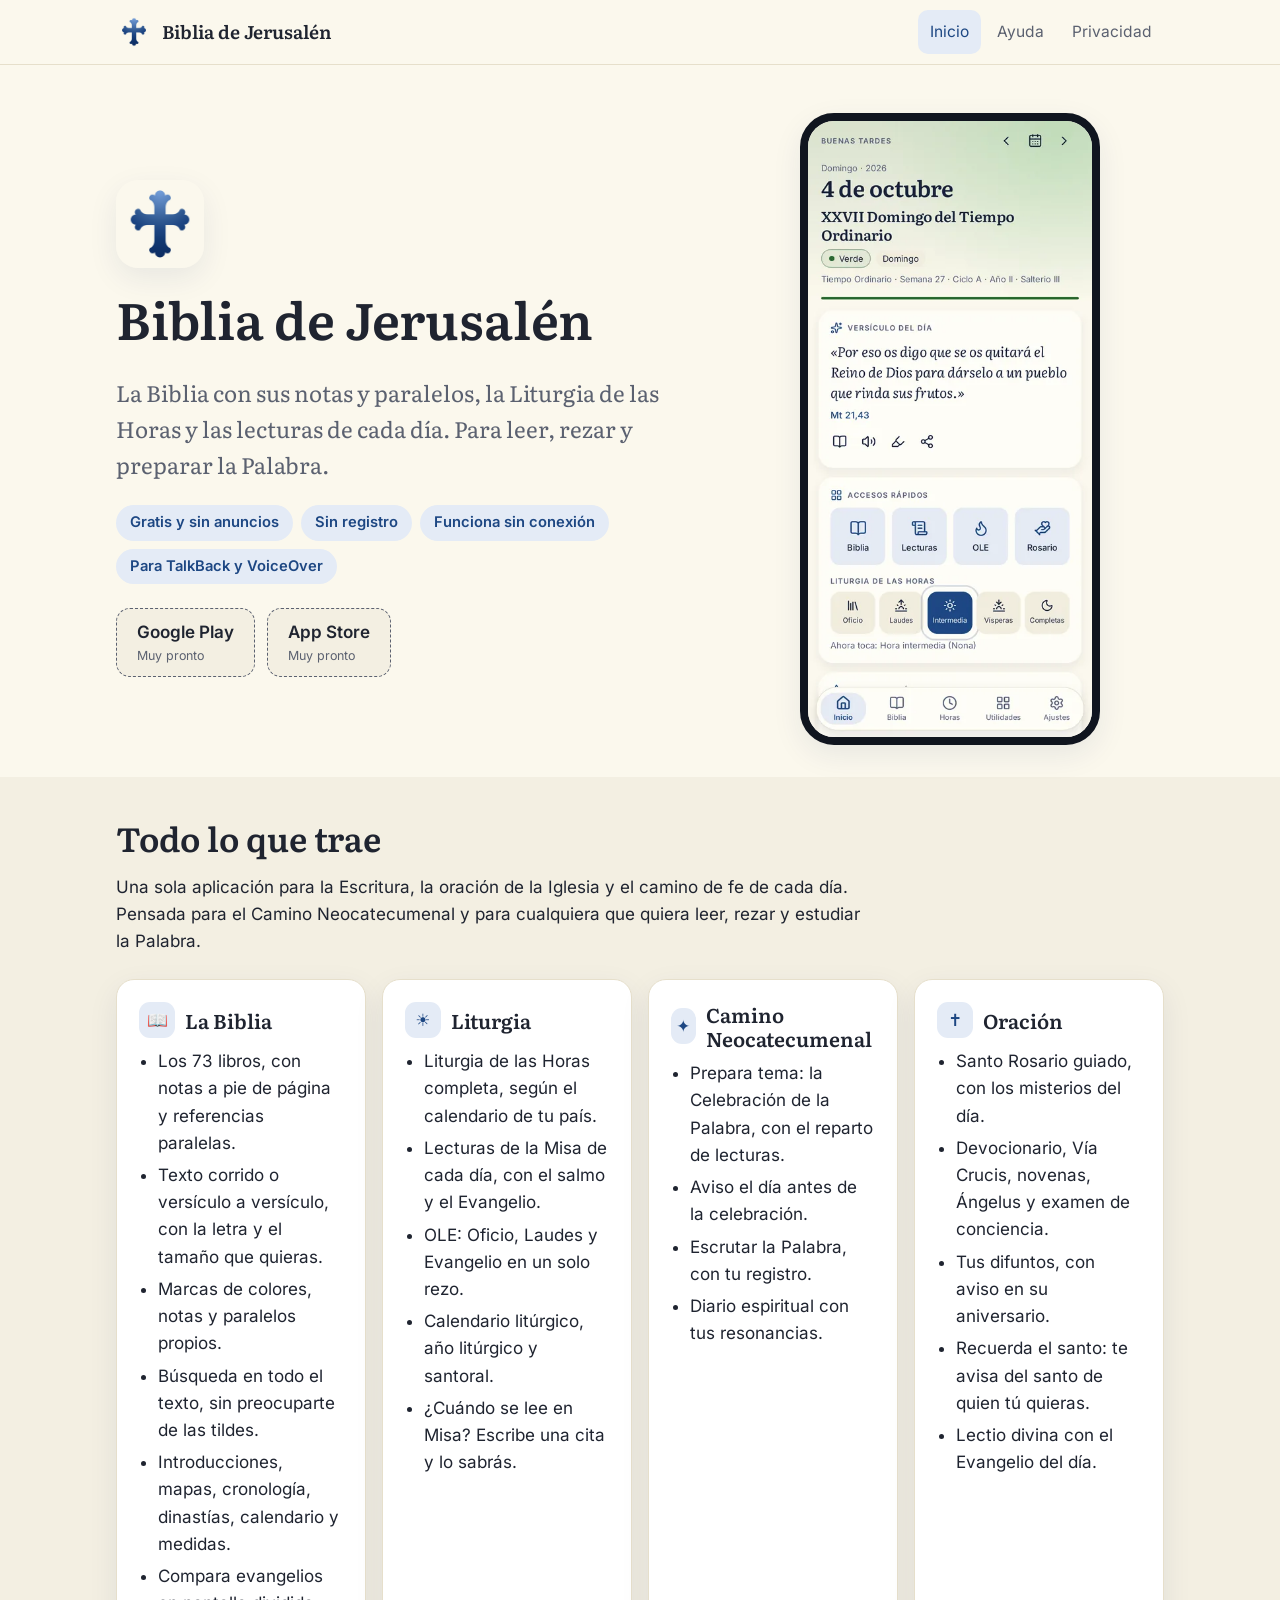
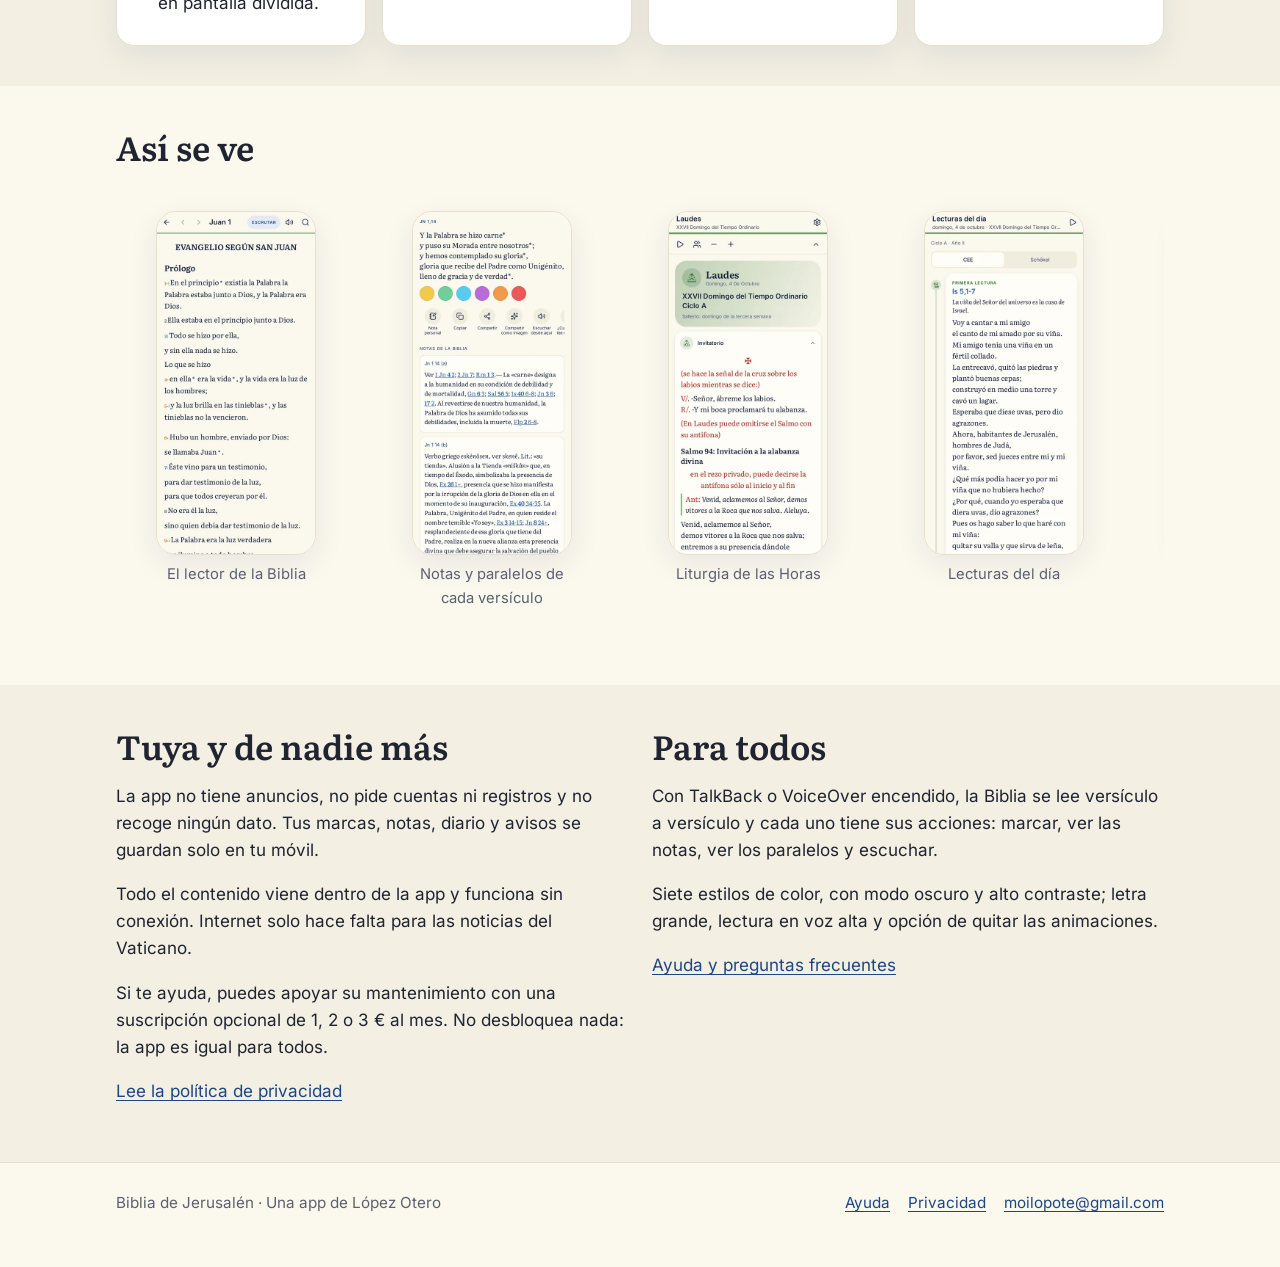
<file: index.html>
<!doctype html>
<html lang="es">
  <head>
    <meta charset="utf-8" />
    <meta name="viewport" content="width=device-width, initial-scale=1" />
    <title>Biblia de Jerusalén — la app</title>
    <meta
      name="description"
      content="La Biblia con sus notas y paralelos, la Liturgia de las Horas y las lecturas de cada día. Sin anuncios, sin registro y sin conexión."
    />
    <meta name="theme-color" content="#FBF8ED" media="(prefers-color-scheme: light)" />
    <meta name="theme-color" content="#0F1520" media="(prefers-color-scheme: dark)" />
    <link rel="icon" href="img/icono.svg" type="image/svg+xml" />
    <link rel="icon" href="img/icono-32.png" sizes="32x32" type="image/png" />
    <link rel="apple-touch-icon" href="img/icono-180.png" />
    <link rel="canonical" href="https://aruxo02.github.io/biblia-jerusalen/" />
    <meta property="og:type" content="website" />
    <meta property="og:locale" content="es_ES" />
    <meta property="og:title" content="Biblia de Jerusalén — la app" />
    <meta
      property="og:description"
      content="La Biblia con sus notas y paralelos, la Liturgia de las Horas y las lecturas de cada día."
    />
    <meta property="og:url" content="https://aruxo02.github.io/biblia-jerusalen/" />
    <meta property="og:image" content="https://aruxo02.github.io/biblia-jerusalen/img/grafico.png" />
    <link rel="stylesheet" href="css/estilo.css" />
  </head>
  <body>
    <a class="saltar" href="#contenido">Saltar al contenido</a>
    <header class="cabecera">
      <div class="contenedor">
        <a class="marca" href="./">
          <img src="img/icono-192.png" alt="" width="36" height="36" />
          Biblia de Jerusalén
        </a>
        <nav class="menu" aria-label="Principal">
          <a href="./" aria-current="page">Inicio</a>
          <a href="ayuda.html">Ayuda</a>
          <a href="privacidad.html">Privacidad</a>
        </nav>
      </div>
    </header>

    <main id="contenido">
      <section class="portada" aria-labelledby="titulo">
        <div class="contenedor">
          <div>
            <img class="icono" src="img/icono-192.png" alt="" width="88" height="88" />
            <h1 id="titulo">Biblia de Jerusalén</h1>
            <p class="entradilla">
              La Biblia con sus notas y paralelos, la Liturgia de las Horas y las lecturas de cada
              día. Para leer, rezar y preparar la Palabra.
            </p>
            <ul class="sellos" aria-label="Características">
              <li>Gratis y sin anuncios</li>
              <li>Sin registro</li>
              <li>Funciona sin conexión</li>
              <li>Para TalkBack y VoiceOver</li>
            </ul>
            <div class="tiendas">
              <!-- Cuando la app esté publicada, cambia cada <span> por un enlace:
                   <a class="boton" href="https://play.google.com/store/apps/details?id=bibliadejerusalen.bibliadejerusalen">
                   y en el App Store: https://apps.apple.com/app/id1507404075 -->
              <span class="boton pronto">
                <span>Google Play<small>Muy pronto</small></span>
              </span>
              <span class="boton pronto">
                <span>App Store<small>Muy pronto</small></span>
              </span>
            </div>
          </div>
          <img
            class="movil"
            src="img/capturas/01-inicio.webp"
            width="430"
            height="932"
            alt="Pantalla de inicio de la app: fecha, celebración del día, versículo del día y accesos rápidos."
          />
        </div>
      </section>

      <section class="seccion alterna" aria-labelledby="que-hay">
        <div class="contenedor">
          <h2 id="que-hay">Todo lo que trae</h2>
          <p class="texto">
            Una sola aplicación para la Escritura, la oración de la Iglesia y el camino de fe de
            cada día. Pensada para el Camino Neocatecumenal y para cualquiera que quiera leer,
            rezar y estudiar la Palabra.
          </p>
          <div class="rejilla">
            <article class="tarjeta">
              <h3><span aria-hidden="true">📖</span> La Biblia</h3>
              <ul>
                <li>Los 73 libros, con notas a pie de página y referencias paralelas.</li>
                <li>Texto corrido o versículo a versículo, con la letra y el tamaño que quieras.</li>
                <li>Marcas de colores, notas y paralelos propios.</li>
                <li>Búsqueda en todo el texto, sin preocuparte de las tildes.</li>
                <li>Introducciones, mapas, cronología, dinastías, calendario y medidas.</li>
                <li>Compara evangelios en pantalla dividida.</li>
              </ul>
            </article>
            <article class="tarjeta">
              <h3><span aria-hidden="true">☀︎</span> Liturgia</h3>
              <ul>
                <li>Liturgia de las Horas completa, según el calendario de tu país.</li>
                <li>Lecturas de la Misa de cada día, con el salmo y el Evangelio.</li>
                <li>OLE: Oficio, Laudes y Evangelio en un solo rezo.</li>
                <li>Calendario litúrgico, año litúrgico y santoral.</li>
                <li>¿Cuándo se lee en Misa? Escribe una cita y lo sabrás.</li>
              </ul>
            </article>
            <article class="tarjeta">
              <h3><span aria-hidden="true">✦</span> Camino Neocatecumenal</h3>
              <ul>
                <li>Prepara tema: la Celebración de la Palabra, con el reparto de lecturas.</li>
                <li>Aviso el día antes de la celebración.</li>
                <li>Escrutar la Palabra, con tu registro.</li>
                <li>Diario espiritual con tus resonancias.</li>
              </ul>
            </article>
            <article class="tarjeta">
              <h3><span aria-hidden="true">✝︎</span> Oración</h3>
              <ul>
                <li>Santo Rosario guiado, con los misterios del día.</li>
                <li>Devocionario, Vía Crucis, novenas, Ángelus y examen de conciencia.</li>
                <li>Tus difuntos, con aviso en su aniversario.</li>
                <li>Recuerda el santo: te avisa del santo de quien tú quieras.</li>
                <li>Lectio divina con el Evangelio del día.</li>
              </ul>
            </article>
          </div>
        </div>
      </section>

      <section class="seccion" aria-labelledby="capturas">
        <div class="contenedor">
          <h2 id="capturas">Así se ve</h2>
          <ul class="galeria" tabindex="0" aria-label="Capturas de la app; desplázate a los lados para ver más">
            <li>
              <figure>
                <img src="img/capturas/02-biblia.webp" width="430" height="932" loading="lazy" alt="Lector de la Biblia en el prólogo del Evangelio según san Juan, con números de versículo y marcas de nota." />
                <figcaption>El lector de la Biblia</figcaption>
              </figure>
            </li>
            <li>
              <figure>
                <img src="img/capturas/03-versiculo.webp" width="430" height="932" loading="lazy" alt="Ficha de Juan 1,14 con colores para marcar, acciones y las notas de la Biblia." />
                <figcaption>Notas y paralelos de cada versículo</figcaption>
              </figure>
            </li>
            <li>
              <figure>
                <img src="img/capturas/04-laudes.webp" width="430" height="932" loading="lazy" alt="Laudes del domingo con el invitatorio y el salmo 94." />
                <figcaption>Liturgia de las Horas</figcaption>
              </figure>
            </li>
            <li>
              <figure>
                <img src="img/capturas/05-lecturas.webp" width="430" height="932" loading="lazy" alt="Lecturas de la Misa del día, con la primera lectura de Isaías." />
                <figcaption>Lecturas del día</figcaption>
              </figure>
            </li>
            <li>
              <figure>
                <img src="img/capturas/06-rosario.webp" width="430" height="932" loading="lazy" alt="Santo Rosario guiado con el anillo de cuentas y el primer misterio de gloria." />
                <figcaption>Santo Rosario</figcaption>
              </figure>
            </li>
            <li>
              <figure>
                <img src="img/capturas/07-comparar.webp" width="430" height="932" loading="lazy" alt="El bautismo de Jesús en Mateo arriba y en Marcos abajo, en pantalla dividida." />
                <figcaption>Compara evangelios</figcaption>
              </figure>
            </li>
            <li>
              <figure>
                <img src="img/capturas/08-mapa.webp" width="430" height="932" loading="lazy" alt="Mapa de Palestina en tiempos de Jesús con Galilea, Samaría y Judea." />
                <figcaption>Mapas</figcaption>
              </figure>
            </li>
            <li>
              <figure>
                <img src="img/capturas/09-utilidades.webp" width="430" height="932" loading="lazy" alt="Pantalla de utilidades con todas las funciones de la app." />
                <figcaption>Todas las funciones</figcaption>
              </figure>
            </li>
          </ul>
        </div>
      </section>

      <section class="seccion alterna" aria-labelledby="tuya">
        <div class="contenedor destacado">
          <div>
            <h2 id="tuya">Tuya y de nadie más</h2>
            <p>
              La app no tiene anuncios, no pide cuentas ni registros y no recoge ningún dato.
              Tus marcas, notas, diario y avisos se guardan solo en tu móvil.
            </p>
            <p>
              Todo el contenido viene dentro de la app y funciona sin conexión. Internet solo
              hace falta para las noticias del Vaticano.
            </p>
            <p>
              Si te ayuda, puedes apoyar su mantenimiento con una suscripción opcional de 1, 2 o
              3 € al mes. No desbloquea nada: la app es igual para todos.
            </p>
            <p><a href="privacidad.html">Lee la política de privacidad</a></p>
          </div>
          <div>
            <h2>Para todos</h2>
            <p>
              Con TalkBack o VoiceOver encendido, la Biblia se lee versículo a versículo y cada
              uno tiene sus acciones: marcar, ver las notas, ver los paralelos y escuchar.
            </p>
            <p>
              Siete estilos de color, con modo oscuro y alto contraste; letra grande, lectura
              en voz alta y opción de quitar las animaciones.
            </p>
            <p><a href="ayuda.html">Ayuda y preguntas frecuentes</a></p>
          </div>
        </div>
      </section>
    </main>

    <footer class="pie">
      <div class="contenedor">
        <p>Biblia de Jerusalén · Una app de López Otero</p>
        <nav aria-label="Pie de página">
          <a href="ayuda.html">Ayuda</a>
          <a href="privacidad.html">Privacidad</a>
          <a href="mailto:moilopote@gmail.com">moilopote@gmail.com</a>
        </nav>
      </div>
    </footer>
  </body>
</html>
</file>
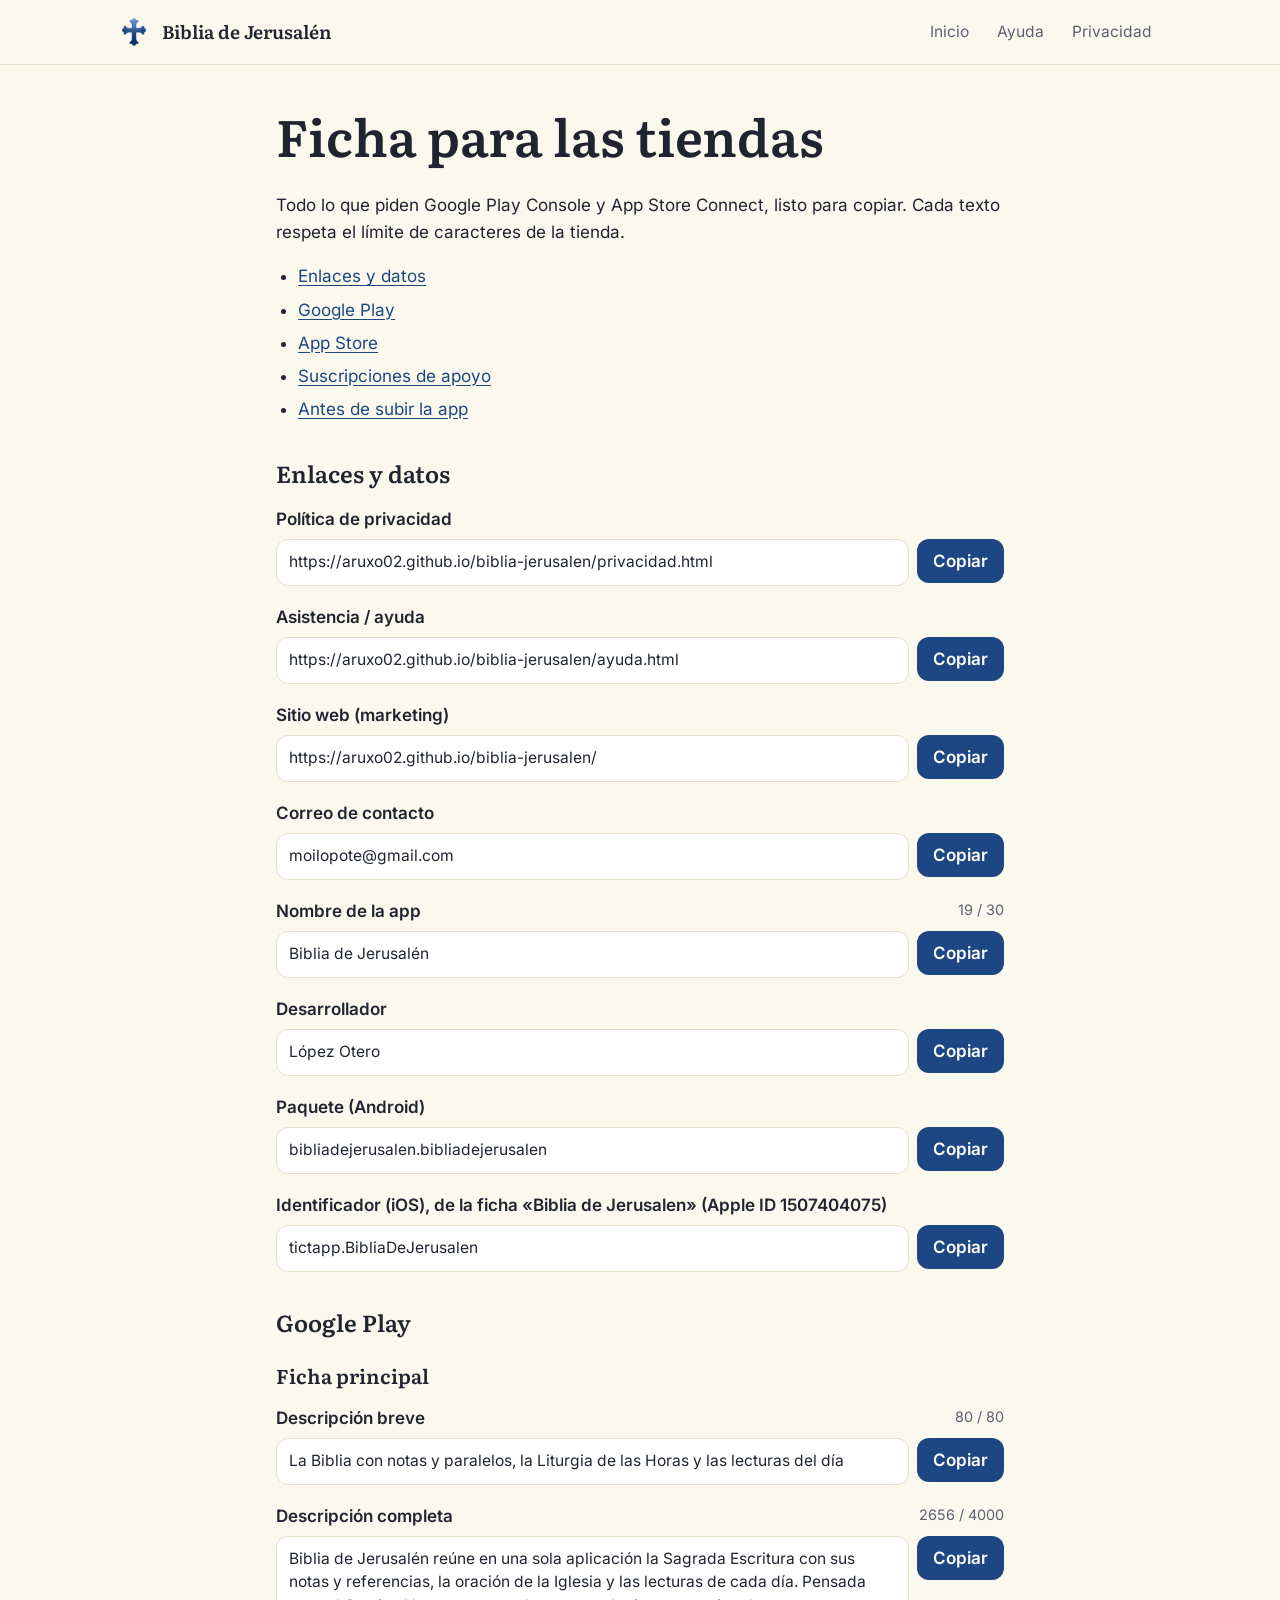
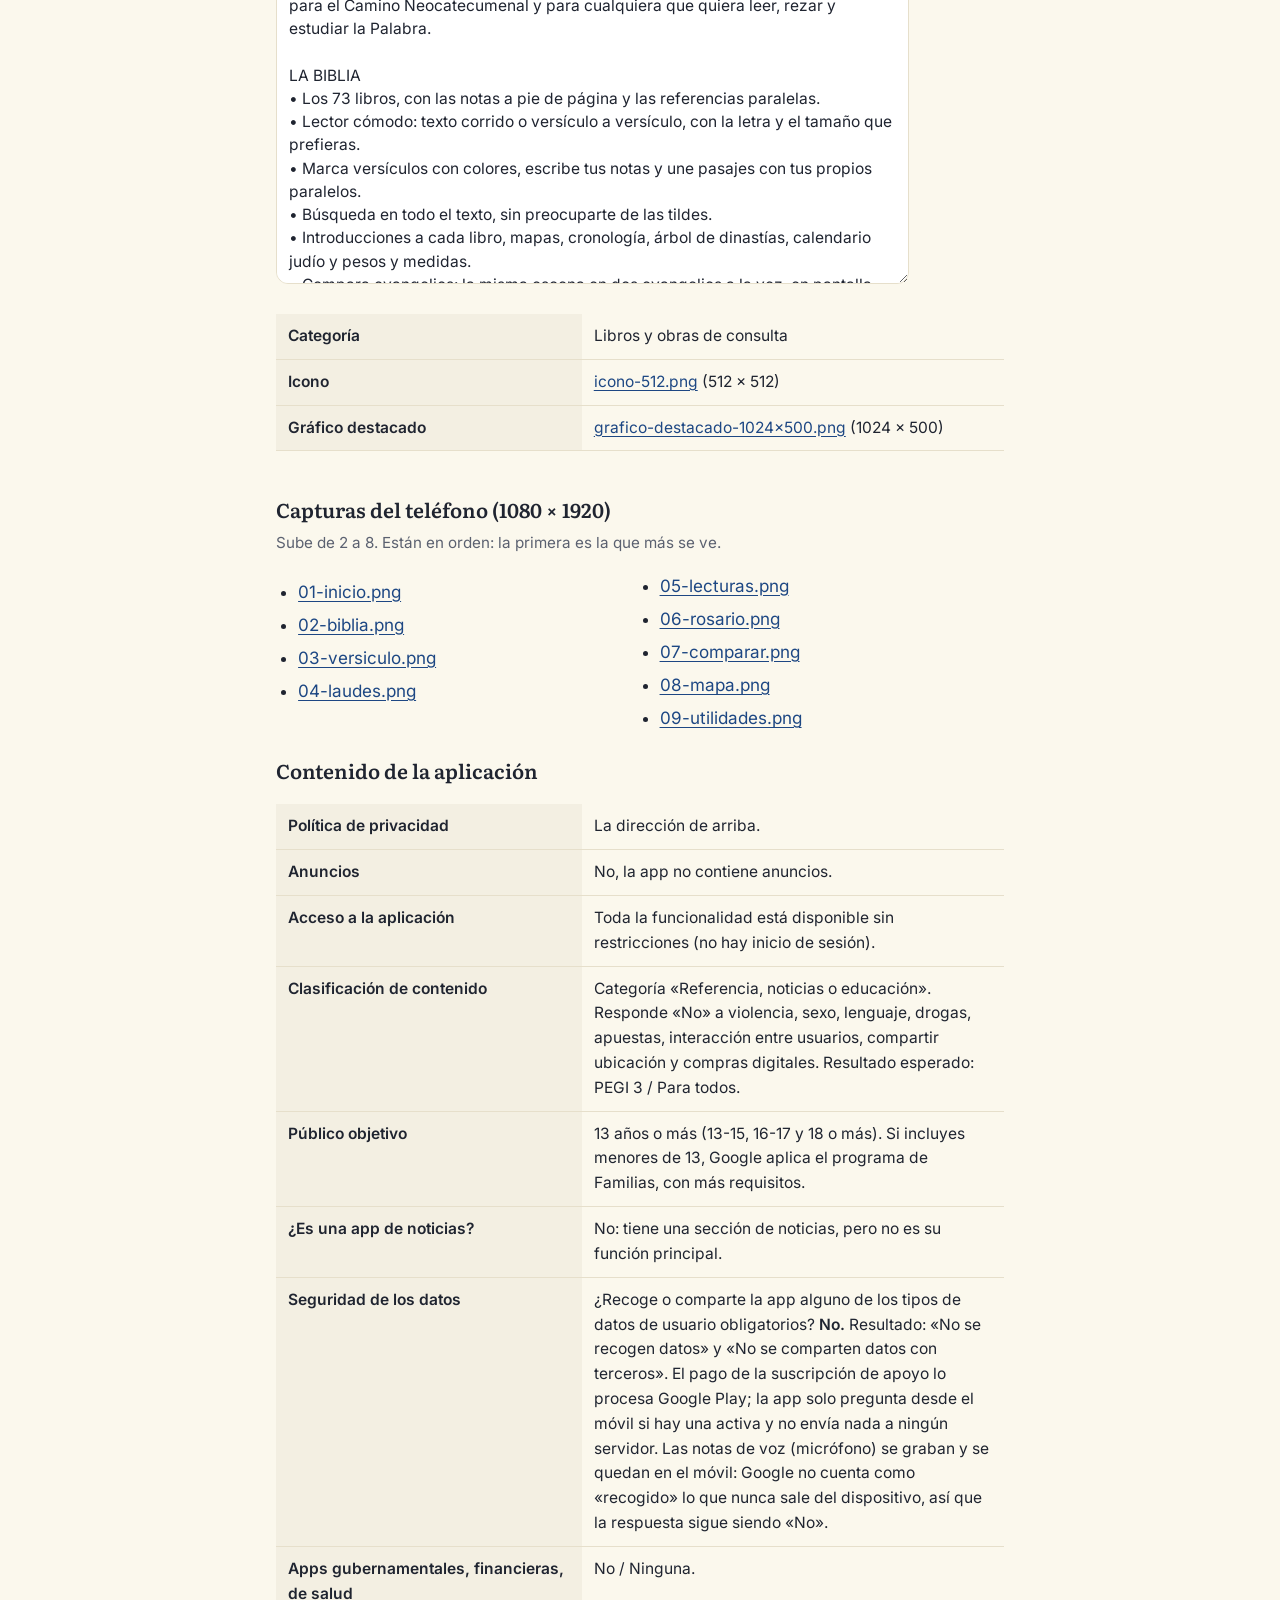
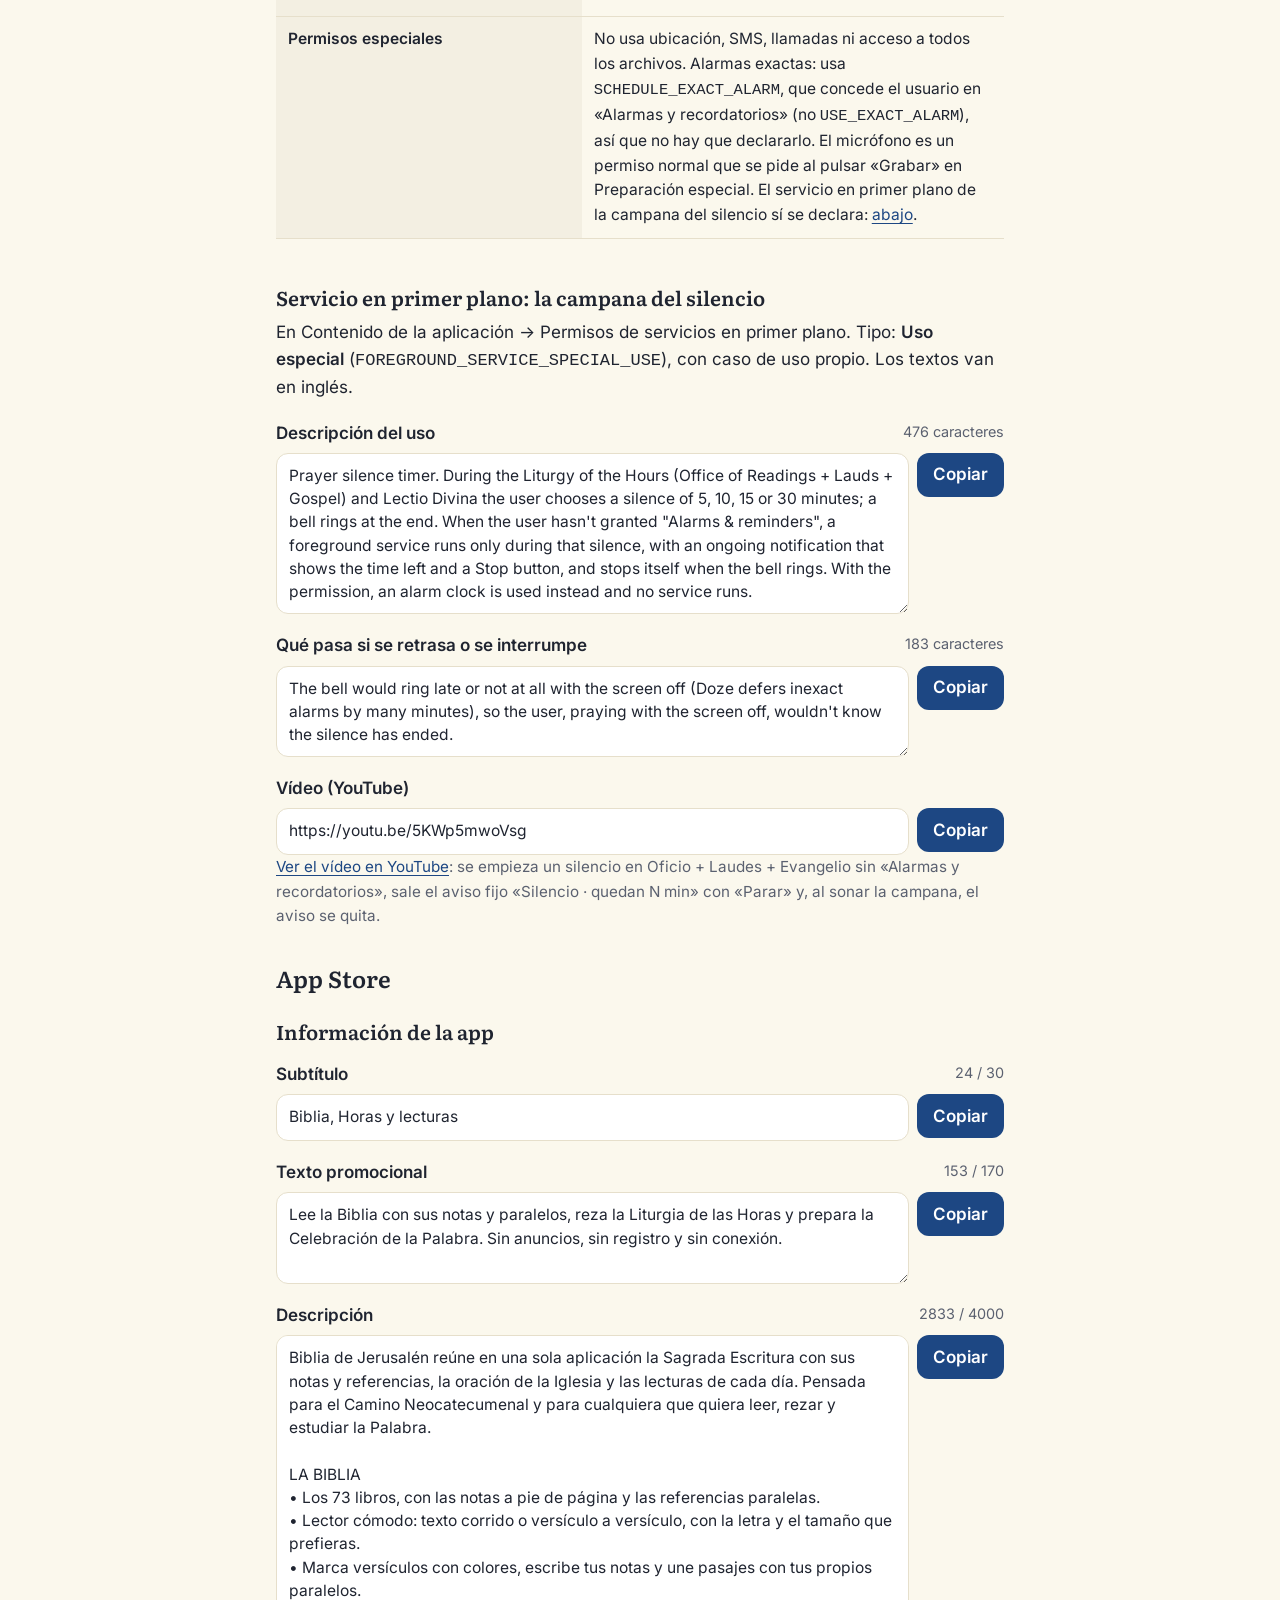
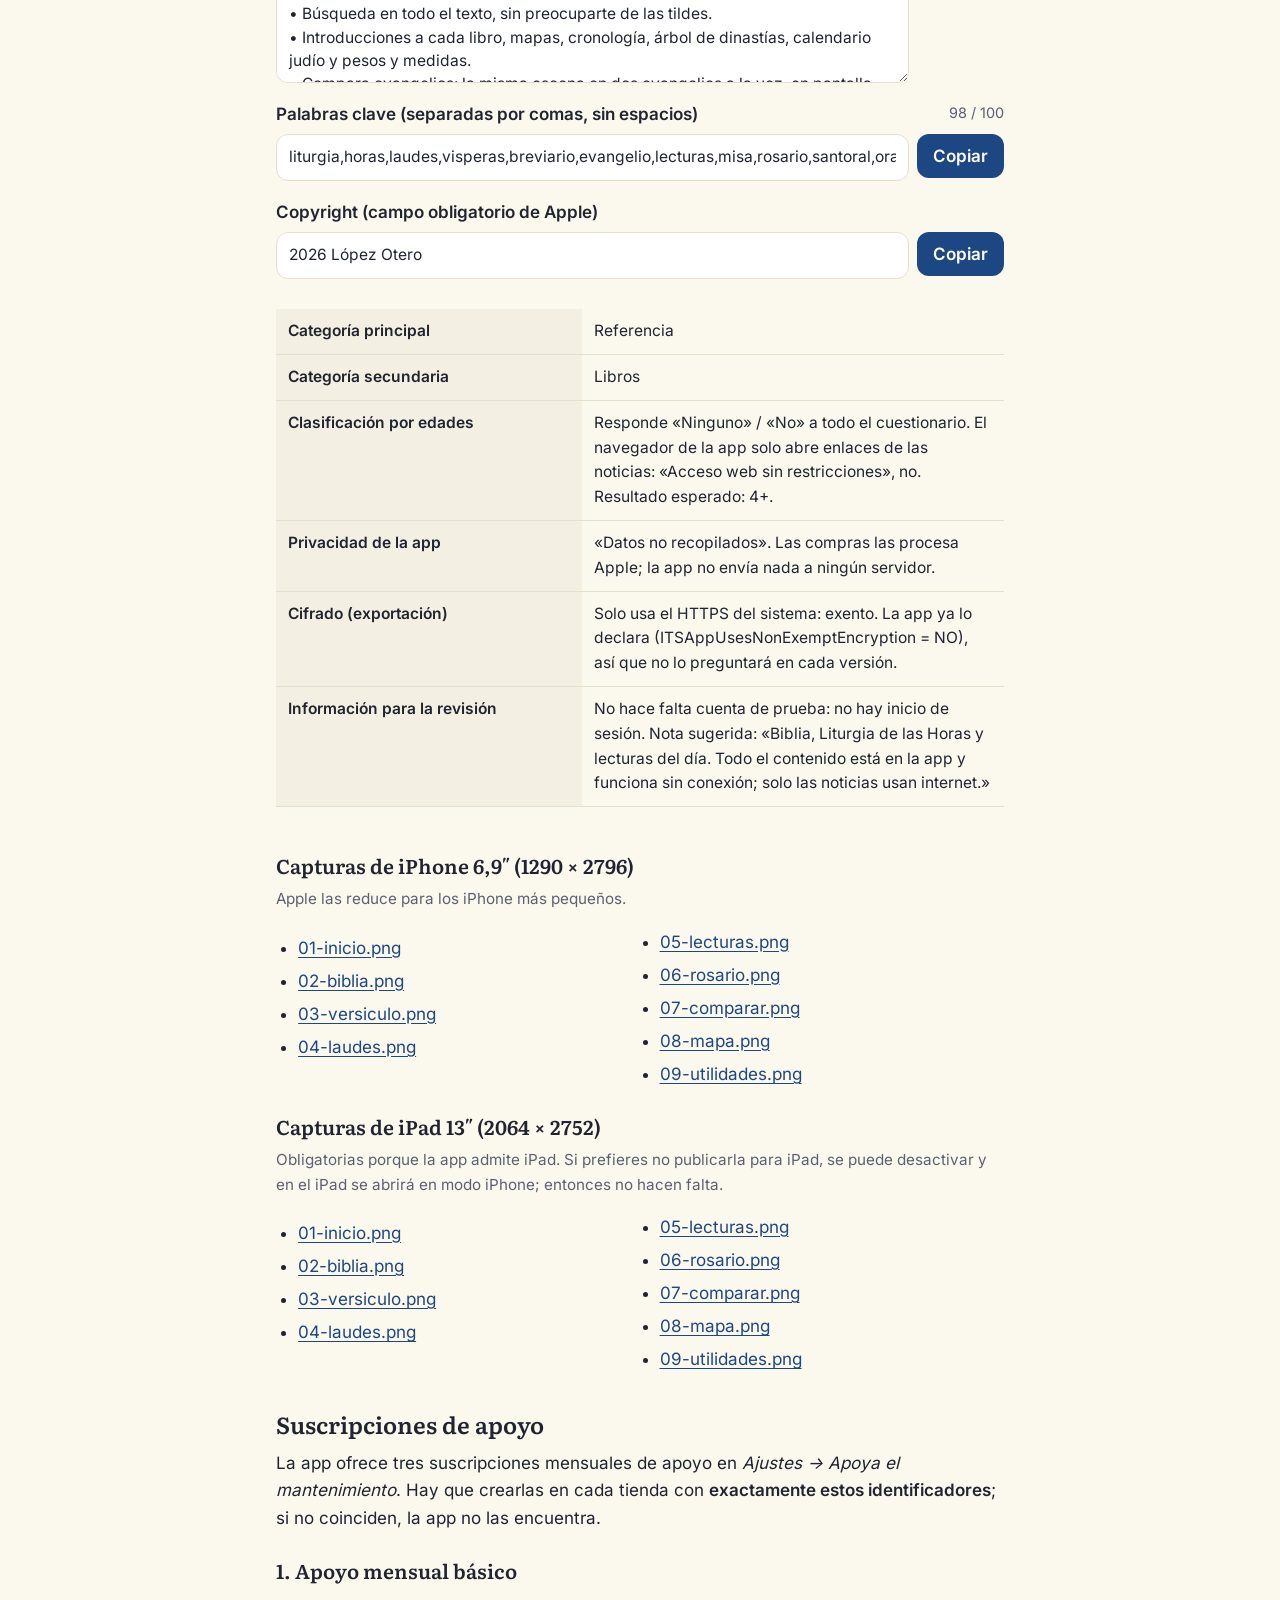
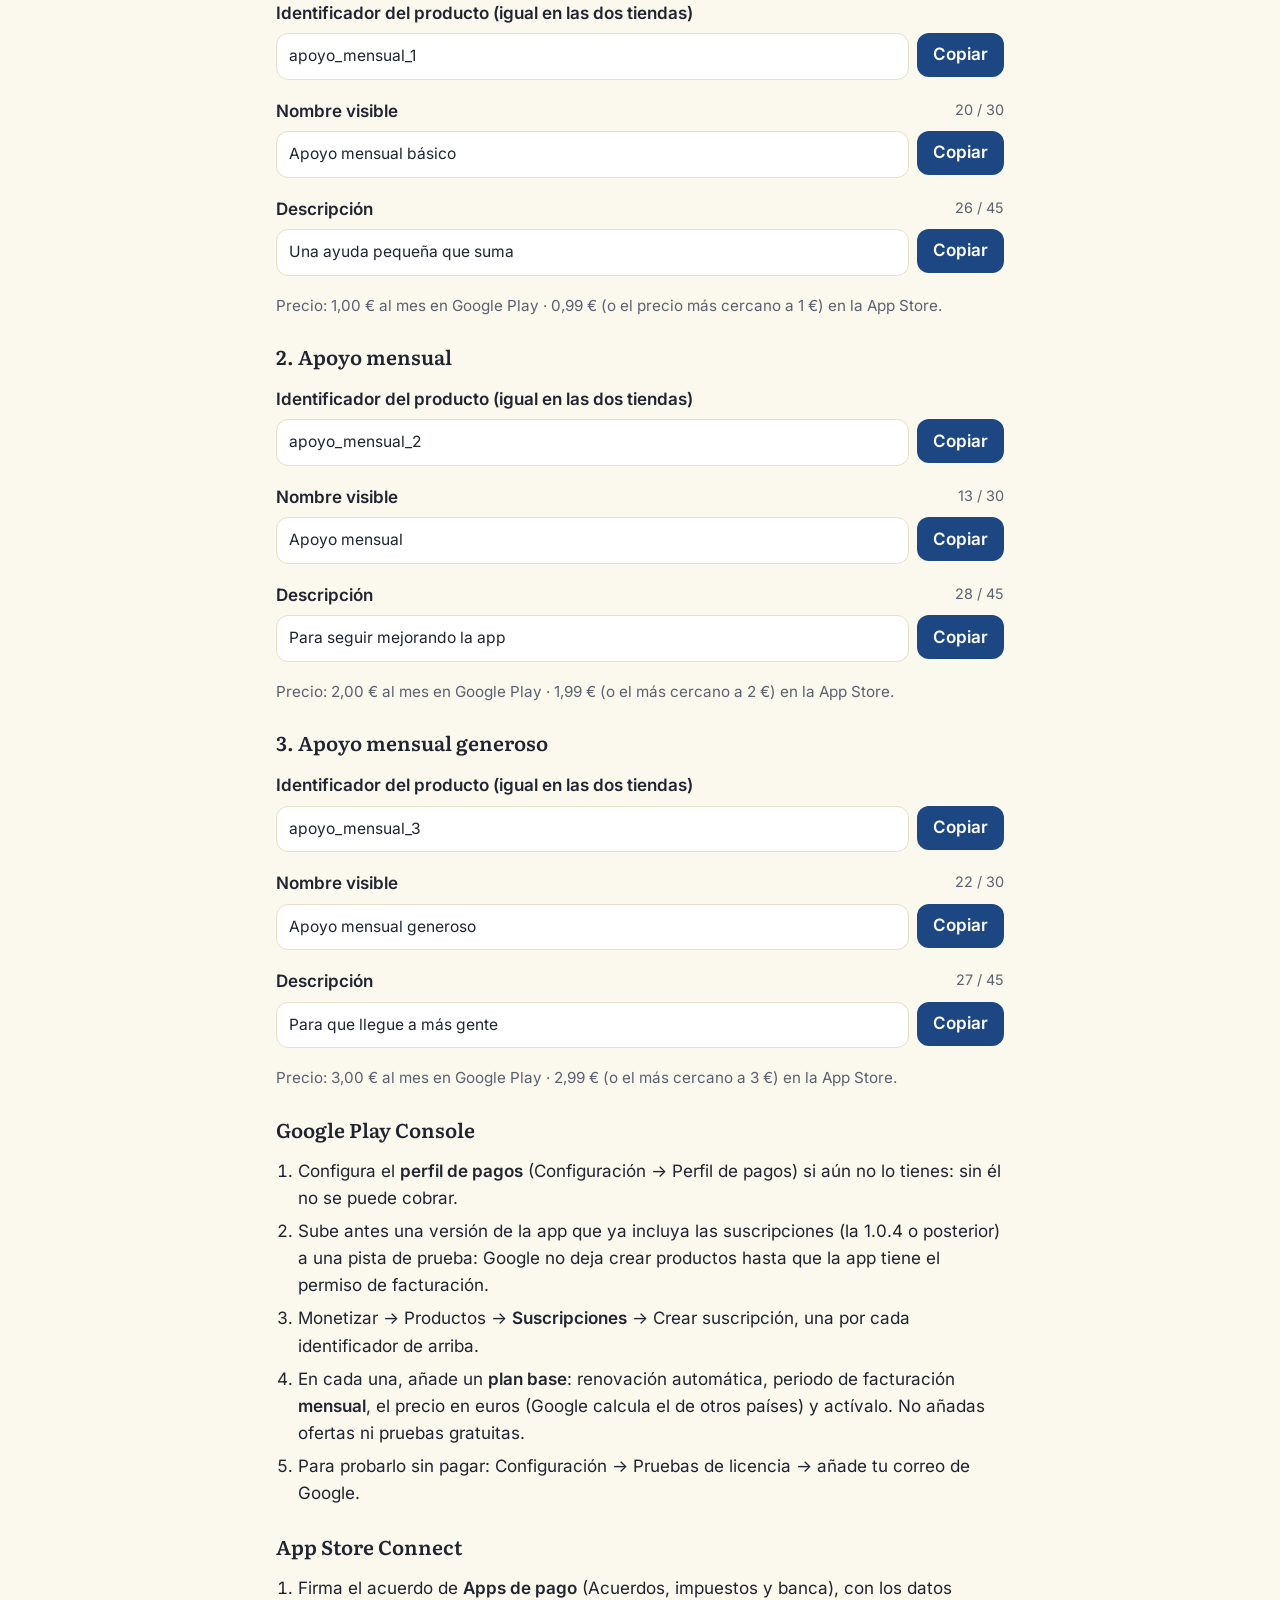
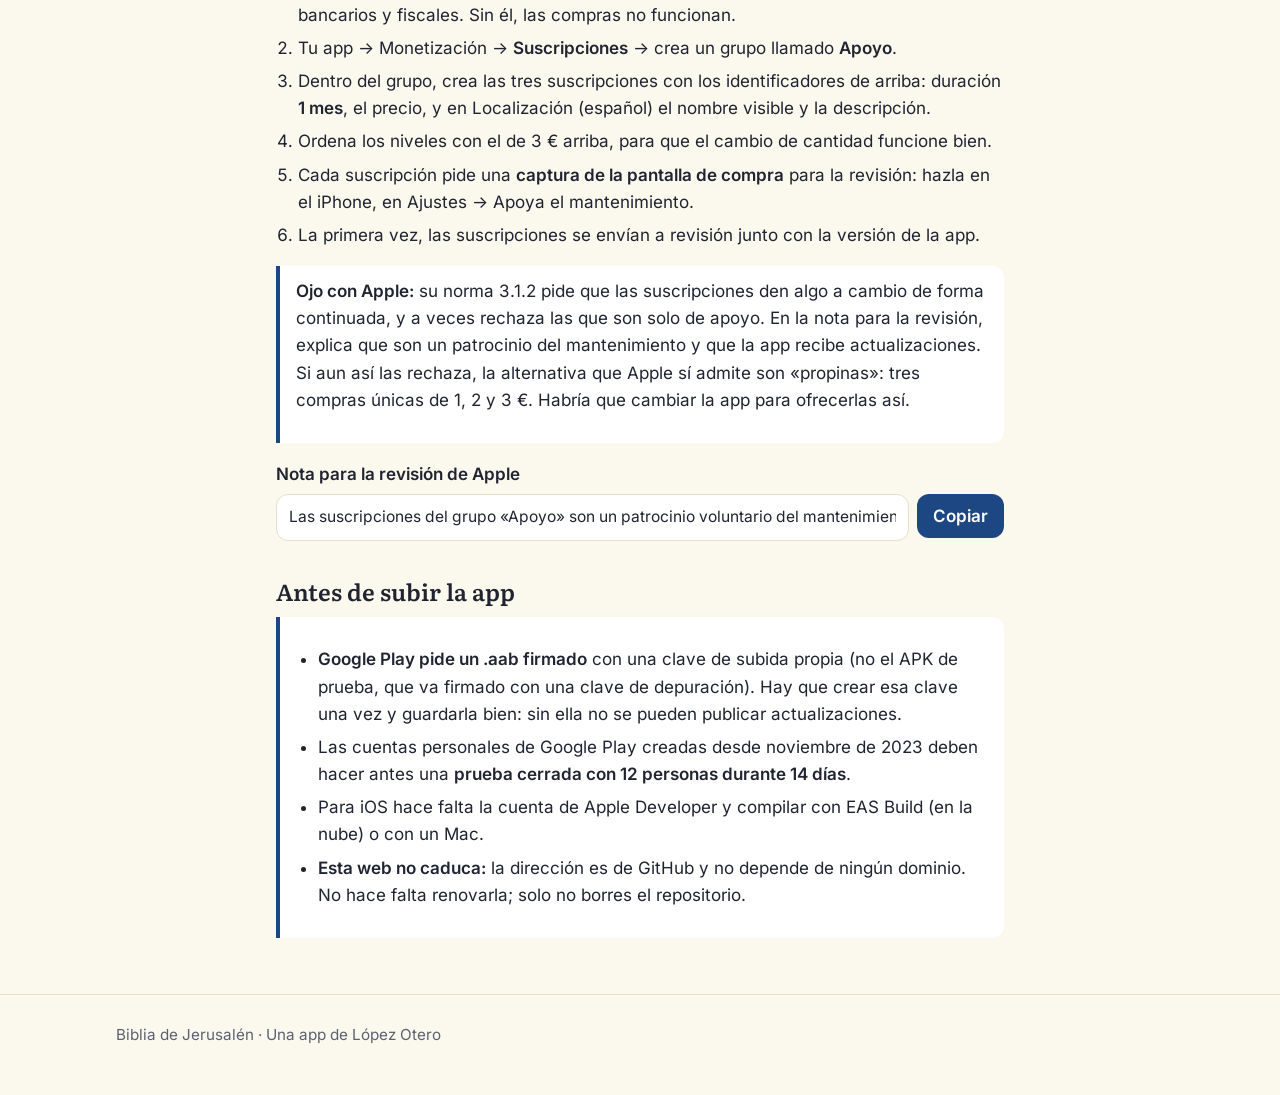
<file: tienda/index.html>
<!doctype html>
<html lang="es">
  <head>
    <meta charset="utf-8" />
    <meta name="viewport" content="width=device-width, initial-scale=1" />
    <title>Ficha para las tiendas — Biblia de Jerusalén</title>
    <meta name="robots" content="noindex" />
    <link rel="icon" href="../img/icono.svg" type="image/svg+xml" />
    <link rel="stylesheet" href="../css/estilo.css" />
    <style>
      .campo { margin: 18px 0; }
      .campo label { font-weight: 600; }
      .cuenta { float: right; color: var(--muted); font-size: .9rem; }
      .fila-copiar { display: flex; gap: 8px; margin-top: 6px; align-items: flex-start; }
      .fila-copiar input, .fila-copiar textarea { flex: 1; min-width: 0; font: inherit; font-size: .97rem; color: var(--text);
        background: var(--surface); border: 1px solid var(--border); border-radius: 12px; padding: 10px 12px; }
      .fila-copiar textarea { resize: vertical; line-height: 1.5; }
      .copiar { min-height: 44px; padding: 0 16px; border-radius: 12px; border: 0; background: var(--accent);
        color: var(--on-accent); font: inherit; font-weight: 600; cursor: pointer; flex: 0 0 auto; }
      .descargas { columns: 2 220px; padding-left: 1.2em; }
      .nota { color: var(--muted); font-size: .95rem; }
      .tabla th[scope=row] { width: 42%; font-weight: 600; background: var(--surface-alt); }
      .aviso { border-left: 4px solid var(--accent); background: var(--surface); padding: 12px 16px; border-radius: 0 12px 12px 0; }
      #copiado { position: fixed; left: 50%; bottom: 20px; transform: translateX(-50%); background: var(--text); color: var(--bg);
        padding: 10px 18px; border-radius: 999px; opacity: 0; transition: opacity .2s; pointer-events: none; }
      #copiado.visible { opacity: 1; }
    </style>
  </head>
  <body>
    <a class="saltar" href="#contenido">Saltar al contenido</a>
    <header class="cabecera">
      <div class="contenedor">
        <a class="marca" href="../"><img src="../img/icono-192.png" alt="" width="36" height="36" />Biblia de Jerusalén</a>
        <nav class="menu" aria-label="Principal">
          <a href="../">Inicio</a><a href="../ayuda.html">Ayuda</a><a href="../privacidad.html">Privacidad</a>
        </nav>
      </div>
    </header>
    <main id="contenido" class="pagina">
      <div class="contenedor texto">
        <h1>Ficha para las tiendas</h1>
        <p>Todo lo que piden Google Play Console y App Store Connect, listo para copiar. Cada texto respeta el límite de caracteres de la tienda.</p>
        <nav aria-label="En esta página"><ul>
          <li><a href="#enlaces">Enlaces y datos</a></li>
          <li><a href="#google">Google Play</a></li>
          <li><a href="#apple">App Store</a></li>
          <li><a href="#suscripciones">Suscripciones de apoyo</a></li>
          <li><a href="#antes">Antes de subir la app</a></li>
        </ul></nav>

        <h2 id="enlaces">Enlaces y datos</h2>
        <div class="campo">
  <label for="url-privacidad">Política de privacidad</label>
  <div class="fila-copiar"><input id="url-privacidad" type="text" readonly value="https://aruxo02.github.io/biblia-jerusalen/privacidad.html"><button type="button" class="copiar" data-para="url-privacidad">Copiar</button></div>
</div>
        <div class="campo">
  <label for="url-ayuda">Asistencia / ayuda</label>
  <div class="fila-copiar"><input id="url-ayuda" type="text" readonly value="https://aruxo02.github.io/biblia-jerusalen/ayuda.html"><button type="button" class="copiar" data-para="url-ayuda">Copiar</button></div>
</div>
        <div class="campo">
  <label for="url-web">Sitio web (marketing)</label>
  <div class="fila-copiar"><input id="url-web" type="text" readonly value="https://aruxo02.github.io/biblia-jerusalen/"><button type="button" class="copiar" data-para="url-web">Copiar</button></div>
</div>
        <div class="campo">
  <label for="correo">Correo de contacto</label>
  <div class="fila-copiar"><input id="correo" type="text" readonly value="moilopote@gmail.com"><button type="button" class="copiar" data-para="correo">Copiar</button></div>
</div>
        <div class="campo">
  <label for="nombre">Nombre de la app</label><span class="cuenta">19 / 30</span>
  <div class="fila-copiar"><input id="nombre" type="text" readonly value="Biblia de Jerusalén"><button type="button" class="copiar" data-para="nombre">Copiar</button></div>
</div>
        <div class="campo">
  <label for="desarrollador">Desarrollador</label>
  <div class="fila-copiar"><input id="desarrollador" type="text" readonly value="López Otero"><button type="button" class="copiar" data-para="desarrollador">Copiar</button></div>
</div>
        <div class="campo">
  <label for="paquete">Paquete (Android)</label>
  <div class="fila-copiar"><input id="paquete" type="text" readonly value="bibliadejerusalen.bibliadejerusalen"><button type="button" class="copiar" data-para="paquete">Copiar</button></div>
</div>
        <div class="campo">
  <label for="bundle-ios">Identificador (iOS), de la ficha «Biblia de Jerusalen» (Apple ID 1507404075)</label>
  <div class="fila-copiar"><input id="bundle-ios" type="text" readonly value="tictapp.BibliaDeJerusalen"><button type="button" class="copiar" data-para="bundle-ios">Copiar</button></div>
</div>

        <h2 id="google">Google Play</h2>
        <h3>Ficha principal</h3>
        <div class="campo">
  <label for="gp-corta">Descripción breve</label><span class="cuenta">80 / 80</span>
  <div class="fila-copiar"><input id="gp-corta" type="text" readonly value="La Biblia con notas y paralelos, la Liturgia de las Horas y las lecturas del día"><button type="button" class="copiar" data-para="gp-corta">Copiar</button></div>
</div>
        <div class="campo">
  <label for="gp-larga">Descripción completa</label><span class="cuenta">2656 / 4000</span>
  <div class="fila-copiar"><textarea id="gp-larga" readonly rows="14">Biblia de Jerusalén reúne en una sola aplicación la Sagrada Escritura con sus notas y referencias, la oración de la Iglesia y las lecturas de cada día. Pensada para el Camino Neocatecumenal y para cualquiera que quiera leer, rezar y estudiar la Palabra.

LA BIBLIA
• Los 73 libros, con las notas a pie de página y las referencias paralelas.
• Lector cómodo: texto corrido o versículo a versículo, con la letra y el tamaño que prefieras.
• Marca versículos con colores, escribe tus notas y une pasajes con tus propios paralelos.
• Búsqueda en todo el texto, sin preocuparte de las tildes.
• Introducciones a cada libro, mapas, cronología, árbol de dinastías, calendario judío y pesos y medidas.
• Compara evangelios: la misma escena en dos evangelios a la vez, en pantalla dividida.
• Sinopsis de los evangelios, personajes de la Biblia y Vocabulario de Teología Bíblica.

LITURGIA
• Liturgia de las Horas completa: Oficio de lectura, Laudes, Hora intermedia, Vísperas y Completas, según el calendario de tu país.
• Lecturas de la Misa de cada día, con el salmo y el Evangelio.
• OLE: Oficio, Laudes y Evangelio en un solo rezo.
• Calendario litúrgico, año litúrgico y santoral del día.
• ¿Cuándo se lee en Misa? Escribe una cita y mira los próximos días en que se proclama.

CAMINO NEOCATECUMENAL
• Prepara tema: preparación de la Celebración de la Palabra, con el reparto de lecturas y aviso el día antes.
• Escrutar la Palabra, con tu registro.
• Diario espiritual con tus resonancias.

ORACIÓN
• Santo Rosario guiado, con los misterios del día.
• Devocionario por categorías, Vía Crucis, novenas, Ángelus / Regina Coeli y examen de conciencia.
• Oración por los difuntos, con aviso en su aniversario.
• Recuerda el santo: apunta nombres y la app te avisa el día de su santo.
• Lectio divina con el Evangelio del día.

Y ADEMÁS
• Escucha la Biblia y la liturgia en voz alta.
• Widget con el versículo del día (Android).
• Evangelio y lectura al azar, planes de lectura y el juego «¿Quién es quién?».
• Noticias del Vaticano.
• Pantalla de inicio a tu gusto y siete estilos de color, con modo oscuro.

PARA TODOS
• Pensada para TalkBack y VoiceOver: con el lector de pantalla, la Biblia se lee versículo a versículo, con acciones para marcar, ver notas y paralelos o escuchar.
• Alto contraste, letra grande y opción de quitar las animaciones.

TUYA
• Gratis, sin anuncios, sin registro y sin recoger ningún dato. Todo se guarda en tu móvil.
• Si te ayuda, puedes apoyar su mantenimiento con una suscripción opcional de 1, 2 o 3 € al mes. No desbloquea nada: la app es igual para todos.
• Funciona sin conexión; internet solo hace falta para las noticias.</textarea><button type="button" class="copiar" data-para="gp-larga">Copiar</button></div>
</div>
        <div class="envoltura-tabla" tabindex="0" role="region" aria-label="Google Play: categoría e imágenes"><table class="tabla"><tbody><tr><th scope="row">Categoría</th><td>Libros y obras de consulta</td></tr><tr><th scope="row">Icono</th><td><a href="google-play/icono-512.png" download>icono-512.png</a> (512 × 512)</td></tr><tr><th scope="row">Gráfico destacado</th><td><a href="google-play/grafico-destacado-1024x500.png" download>grafico-destacado-1024x500.png</a> (1024 × 500)</td></tr></tbody></table></div>
        <h3>Capturas del teléfono (1080 × 1920)</h3><p class="nota">Sube de 2 a 8. Están en orden: la primera es la que más se ve.</p><ul class="descargas"><li><a href="google-play/capturas/01-inicio.png" download>01-inicio.png</a></li><li><a href="google-play/capturas/02-biblia.png" download>02-biblia.png</a></li><li><a href="google-play/capturas/03-versiculo.png" download>03-versiculo.png</a></li><li><a href="google-play/capturas/04-laudes.png" download>04-laudes.png</a></li><li><a href="google-play/capturas/05-lecturas.png" download>05-lecturas.png</a></li><li><a href="google-play/capturas/06-rosario.png" download>06-rosario.png</a></li><li><a href="google-play/capturas/07-comparar.png" download>07-comparar.png</a></li><li><a href="google-play/capturas/08-mapa.png" download>08-mapa.png</a></li><li><a href="google-play/capturas/09-utilidades.png" download>09-utilidades.png</a></li></ul>

        <h3>Contenido de la aplicación</h3>
        <div class="envoltura-tabla" tabindex="0" role="region" aria-label="Google Play: contenido de la aplicación"><table class="tabla"><tbody><tr><th scope="row">Política de privacidad</th><td>La dirección de arriba.</td></tr><tr><th scope="row">Anuncios</th><td>No, la app no contiene anuncios.</td></tr><tr><th scope="row">Acceso a la aplicación</th><td>Toda la funcionalidad está disponible sin restricciones (no hay inicio de sesión).</td></tr><tr><th scope="row">Clasificación de contenido</th><td>Categoría «Referencia, noticias o educación». Responde «No» a violencia, sexo, lenguaje, drogas, apuestas, interacción entre usuarios, compartir ubicación y compras digitales. Resultado esperado: PEGI 3 / Para todos.</td></tr><tr><th scope="row">Público objetivo</th><td>13 años o más (13-15, 16-17 y 18 o más). Si incluyes menores de 13, Google aplica el programa de Familias, con más requisitos.</td></tr><tr><th scope="row">¿Es una app de noticias?</th><td>No: tiene una sección de noticias, pero no es su función principal.</td></tr><tr><th scope="row">Seguridad de los datos</th><td>¿Recoge o comparte la app alguno de los tipos de datos de usuario obligatorios? <strong>No.</strong> Resultado: «No se recogen datos» y «No se comparten datos con terceros». El pago de la suscripción de apoyo lo procesa Google Play; la app solo pregunta desde el móvil si hay una activa y no envía nada a ningún servidor. Las notas de voz (micrófono) se graban y se quedan en el móvil: Google no cuenta como «recogido» lo que nunca sale del dispositivo, así que la respuesta sigue siendo «No».</td></tr><tr><th scope="row">Apps gubernamentales, financieras, de salud</th><td>No / Ninguna.</td></tr><tr><th scope="row">Permisos especiales</th><td>No usa ubicación, SMS, llamadas ni acceso a todos los archivos. Alarmas exactas: usa <code>SCHEDULE_EXACT_ALARM</code>, que concede el usuario en «Alarmas y recordatorios» (no <code>USE_EXACT_ALARM</code>), así que no hay que declararlo. El micrófono es un permiso normal que se pide al pulsar «Grabar» en Preparación especial. El servicio en primer plano de la campana del silencio sí se declara: <a href="#primer-plano">abajo</a>.</td></tr></tbody></table></div>

        <h3 id="primer-plano">Servicio en primer plano: la campana del silencio</h3>
        <p>En Contenido de la aplicación → Permisos de servicios en primer plano. Tipo: <strong>Uso especial</strong> (<code>FOREGROUND_SERVICE_SPECIAL_USE</code>), con caso de uso propio. Los textos van en inglés.</p>
        <div class="campo">
  <label for="gp-fgs-desc">Descripción del uso</label><span class="cuenta">476 caracteres</span>
  <div class="fila-copiar"><textarea id="gp-fgs-desc" readonly rows="6">Prayer silence timer. During the Liturgy of the Hours (Office of Readings + Lauds + Gospel) and Lectio Divina the user chooses a silence of 5, 10, 15 or 30 minutes; a bell rings at the end. When the user hasn't granted "Alarms &amp; reminders", a foreground service runs only during that silence, with an ongoing notification that shows the time left and a Stop button, and stops itself when the bell rings. With the permission, an alarm clock is used instead and no service runs.</textarea><button type="button" class="copiar" data-para="gp-fgs-desc">Copiar</button></div>
</div>
        <div class="campo">
  <label for="gp-fgs-impacto">Qué pasa si se retrasa o se interrumpe</label><span class="cuenta">183 caracteres</span>
  <div class="fila-copiar"><textarea id="gp-fgs-impacto" readonly rows="3">The bell would ring late or not at all with the screen off (Doze defers inexact alarms by many minutes), so the user, praying with the screen off, wouldn't know the silence has ended.</textarea><button type="button" class="copiar" data-para="gp-fgs-impacto">Copiar</button></div>
</div>
        <div class="campo">
  <label for="gp-fgs-video">Vídeo (YouTube)</label>
  <div class="fila-copiar"><input id="gp-fgs-video" type="text" readonly value="https://youtu.be/5KWp5mwoVsg"><button type="button" class="copiar" data-para="gp-fgs-video">Copiar</button></div>
  <p class="nota"><a href="https://youtu.be/5KWp5mwoVsg">Ver el vídeo en YouTube</a>: se empieza un silencio en Oficio + Laudes + Evangelio sin «Alarmas y recordatorios», sale el aviso fijo «Silencio · quedan N min» con «Parar» y, al sonar la campana, el aviso se quita.</p>
</div>

        <h2 id="apple">App Store</h2>
        <h3>Información de la app</h3>
        <div class="campo">
  <label for="as-subtitulo">Subtítulo</label><span class="cuenta">24 / 30</span>
  <div class="fila-copiar"><input id="as-subtitulo" type="text" readonly value="Biblia, Horas y lecturas"><button type="button" class="copiar" data-para="as-subtitulo">Copiar</button></div>
</div>
        <div class="campo">
  <label for="as-promo">Texto promocional</label><span class="cuenta">153 / 170</span>
  <div class="fila-copiar"><textarea id="as-promo" readonly rows="3">Lee la Biblia con sus notas y paralelos, reza la Liturgia de las Horas y prepara la Celebración de la Palabra. Sin anuncios, sin registro y sin conexión.</textarea><button type="button" class="copiar" data-para="as-promo">Copiar</button></div>
</div>
        <div class="campo">
  <label for="as-desc">Descripción</label><span class="cuenta">2833 / 4000</span>
  <div class="fila-copiar"><textarea id="as-desc" readonly rows="14">Biblia de Jerusalén reúne en una sola aplicación la Sagrada Escritura con sus notas y referencias, la oración de la Iglesia y las lecturas de cada día. Pensada para el Camino Neocatecumenal y para cualquiera que quiera leer, rezar y estudiar la Palabra.

LA BIBLIA
• Los 73 libros, con las notas a pie de página y las referencias paralelas.
• Lector cómodo: texto corrido o versículo a versículo, con la letra y el tamaño que prefieras.
• Marca versículos con colores, escribe tus notas y une pasajes con tus propios paralelos.
• Búsqueda en todo el texto, sin preocuparte de las tildes.
• Introducciones a cada libro, mapas, cronología, árbol de dinastías, calendario judío y pesos y medidas.
• Compara evangelios: la misma escena en dos evangelios a la vez, en pantalla dividida.
• Sinopsis de los evangelios, personajes de la Biblia y Vocabulario de Teología Bíblica.

LITURGIA
• Liturgia de las Horas completa: Oficio de lectura, Laudes, Hora intermedia, Vísperas y Completas, según el calendario de tu país.
• Lecturas de la Misa de cada día, con el salmo y el Evangelio.
• OLE: Oficio, Laudes y Evangelio en un solo rezo.
• Calendario litúrgico, año litúrgico y santoral del día.
• ¿Cuándo se lee en Misa? Escribe una cita y mira los próximos días en que se proclama.

CAMINO NEOCATECUMENAL
• Prepara tema: preparación de la Celebración de la Palabra, con el reparto de lecturas y aviso el día antes.
• Escrutar la Palabra, con tu registro.
• Diario espiritual con tus resonancias.

ORACIÓN
• Santo Rosario guiado, con los misterios del día.
• Devocionario por categorías, Vía Crucis, novenas, Ángelus / Regina Coeli y examen de conciencia.
• Oración por los difuntos, con aviso en su aniversario.
• Recuerda el santo: apunta nombres y la app te avisa el día de su santo.
• Lectio divina con el Evangelio del día.

Y ADEMÁS
• Escucha la Biblia y la liturgia en voz alta.
• Widget con el versículo del día (Android).
• Evangelio y lectura al azar, planes de lectura y el juego «¿Quién es quién?».
• Noticias del Vaticano.
• Pantalla de inicio a tu gusto y siete estilos de color, con modo oscuro.

PARA TODOS
• Pensada para TalkBack y VoiceOver: con el lector de pantalla, la Biblia se lee versículo a versículo, con acciones para marcar, ver notas y paralelos o escuchar.
• Alto contraste, letra grande y opción de quitar las animaciones.

TUYA
• Gratis, sin anuncios, sin registro y sin recoger ningún dato. Todo se guarda en tu móvil.
• Si te ayuda, puedes apoyar su mantenimiento con una suscripción opcional de 1, 2 o 3 € al mes. No desbloquea nada: la app es igual para todos.
• Funciona sin conexión; internet solo hace falta para las noticias.

Condiciones de uso (EULA): https://www.apple.com/legal/internet-services/itunes/dev/stdeula/
Política de privacidad: https://aruxo02.github.io/biblia-jerusalen/privacidad.html</textarea><button type="button" class="copiar" data-para="as-desc">Copiar</button></div>
</div>
        <div class="campo">
  <label for="as-claves">Palabras clave (separadas por comas, sin espacios)</label><span class="cuenta">98 / 100</span>
  <div class="fila-copiar"><input id="as-claves" type="text" readonly value="liturgia,horas,laudes,visperas,breviario,evangelio,lecturas,misa,rosario,santoral,oracion,catolica"><button type="button" class="copiar" data-para="as-claves">Copiar</button></div>
</div>
        <div class="campo">
  <label for="as-copyright">Copyright (campo obligatorio de Apple)</label>
  <div class="fila-copiar"><input id="as-copyright" type="text" readonly value="2026 López Otero"><button type="button" class="copiar" data-para="as-copyright">Copiar</button></div>
</div>
        <div class="envoltura-tabla" tabindex="0" role="region" aria-label="App Store: categorías y cuestionarios"><table class="tabla"><tbody><tr><th scope="row">Categoría principal</th><td>Referencia</td></tr><tr><th scope="row">Categoría secundaria</th><td>Libros</td></tr><tr><th scope="row">Clasificación por edades</th><td>Responde «Ninguno» / «No» a todo el cuestionario. El navegador de la app solo abre enlaces de las noticias: «Acceso web sin restricciones», no. Resultado esperado: 4+.</td></tr><tr><th scope="row">Privacidad de la app</th><td>«Datos no recopilados». Las compras las procesa Apple; la app no envía nada a ningún servidor.</td></tr><tr><th scope="row">Cifrado (exportación)</th><td>Solo usa el HTTPS del sistema: exento. La app ya lo declara (ITSAppUsesNonExemptEncryption = NO), así que no lo preguntará en cada versión.</td></tr><tr><th scope="row">Información para la revisión</th><td>No hace falta cuenta de prueba: no hay inicio de sesión. Nota sugerida: «Biblia, Liturgia de las Horas y lecturas del día. Todo el contenido está en la app y funciona sin conexión; solo las noticias usan internet.»</td></tr></tbody></table></div>
        <h3>Capturas de iPhone 6,9″ (1290 × 2796)</h3><p class="nota">Apple las reduce para los iPhone más pequeños.</p><ul class="descargas"><li><a href="app-store/iphone-6.9/01-inicio.png" download>01-inicio.png</a></li><li><a href="app-store/iphone-6.9/02-biblia.png" download>02-biblia.png</a></li><li><a href="app-store/iphone-6.9/03-versiculo.png" download>03-versiculo.png</a></li><li><a href="app-store/iphone-6.9/04-laudes.png" download>04-laudes.png</a></li><li><a href="app-store/iphone-6.9/05-lecturas.png" download>05-lecturas.png</a></li><li><a href="app-store/iphone-6.9/06-rosario.png" download>06-rosario.png</a></li><li><a href="app-store/iphone-6.9/07-comparar.png" download>07-comparar.png</a></li><li><a href="app-store/iphone-6.9/08-mapa.png" download>08-mapa.png</a></li><li><a href="app-store/iphone-6.9/09-utilidades.png" download>09-utilidades.png</a></li></ul>
        <h3>Capturas de iPad 13″ (2064 × 2752)</h3><p class="nota">Obligatorias porque la app admite iPad. Si prefieres no publicarla para iPad, se puede desactivar y en el iPad se abrirá en modo iPhone; entonces no hacen falta.</p><ul class="descargas"><li><a href="app-store/ipad-13/01-inicio.png" download>01-inicio.png</a></li><li><a href="app-store/ipad-13/02-biblia.png" download>02-biblia.png</a></li><li><a href="app-store/ipad-13/03-versiculo.png" download>03-versiculo.png</a></li><li><a href="app-store/ipad-13/04-laudes.png" download>04-laudes.png</a></li><li><a href="app-store/ipad-13/05-lecturas.png" download>05-lecturas.png</a></li><li><a href="app-store/ipad-13/06-rosario.png" download>06-rosario.png</a></li><li><a href="app-store/ipad-13/07-comparar.png" download>07-comparar.png</a></li><li><a href="app-store/ipad-13/08-mapa.png" download>08-mapa.png</a></li><li><a href="app-store/ipad-13/09-utilidades.png" download>09-utilidades.png</a></li></ul>

        <h2 id="suscripciones">Suscripciones de apoyo</h2>
        <p>La app ofrece tres suscripciones mensuales de apoyo en <em>Ajustes → Apoya el mantenimiento</em>. Hay que crearlas en cada tienda con <strong>exactamente estos identificadores</strong>; si no coinciden, la app no las encuentra.</p>
        <h3>1. Apoyo mensual básico</h3>
        <div class="campo">
  <label for="sku-1">Identificador del producto (igual en las dos tiendas)</label>
  <div class="fila-copiar"><input id="sku-1" type="text" readonly value="apoyo_mensual_1"><button type="button" class="copiar" data-para="sku-1">Copiar</button></div>
</div>
        <div class="campo">
  <label for="nombre-1">Nombre visible</label><span class="cuenta">20 / 30</span>
  <div class="fila-copiar"><input id="nombre-1" type="text" readonly value="Apoyo mensual básico"><button type="button" class="copiar" data-para="nombre-1">Copiar</button></div>
</div>
        <div class="campo">
  <label for="desc-1">Descripción</label><span class="cuenta">26 / 45</span>
  <div class="fila-copiar"><input id="desc-1" type="text" readonly value="Una ayuda pequeña que suma"><button type="button" class="copiar" data-para="desc-1">Copiar</button></div>
</div>
        <p class="nota">Precio: 1,00 € al mes en Google Play · 0,99 € (o el precio más cercano a 1 €) en la App Store.</p><h3>2. Apoyo mensual</h3>
        <div class="campo">
  <label for="sku-2">Identificador del producto (igual en las dos tiendas)</label>
  <div class="fila-copiar"><input id="sku-2" type="text" readonly value="apoyo_mensual_2"><button type="button" class="copiar" data-para="sku-2">Copiar</button></div>
</div>
        <div class="campo">
  <label for="nombre-2">Nombre visible</label><span class="cuenta">13 / 30</span>
  <div class="fila-copiar"><input id="nombre-2" type="text" readonly value="Apoyo mensual"><button type="button" class="copiar" data-para="nombre-2">Copiar</button></div>
</div>
        <div class="campo">
  <label for="desc-2">Descripción</label><span class="cuenta">28 / 45</span>
  <div class="fila-copiar"><input id="desc-2" type="text" readonly value="Para seguir mejorando la app"><button type="button" class="copiar" data-para="desc-2">Copiar</button></div>
</div>
        <p class="nota">Precio: 2,00 € al mes en Google Play · 1,99 € (o el más cercano a 2 €) en la App Store.</p><h3>3. Apoyo mensual generoso</h3>
        <div class="campo">
  <label for="sku-3">Identificador del producto (igual en las dos tiendas)</label>
  <div class="fila-copiar"><input id="sku-3" type="text" readonly value="apoyo_mensual_3"><button type="button" class="copiar" data-para="sku-3">Copiar</button></div>
</div>
        <div class="campo">
  <label for="nombre-3">Nombre visible</label><span class="cuenta">22 / 30</span>
  <div class="fila-copiar"><input id="nombre-3" type="text" readonly value="Apoyo mensual generoso"><button type="button" class="copiar" data-para="nombre-3">Copiar</button></div>
</div>
        <div class="campo">
  <label for="desc-3">Descripción</label><span class="cuenta">27 / 45</span>
  <div class="fila-copiar"><input id="desc-3" type="text" readonly value="Para que llegue a más gente"><button type="button" class="copiar" data-para="desc-3">Copiar</button></div>
</div>
        <p class="nota">Precio: 3,00 € al mes en Google Play · 2,99 € (o el más cercano a 3 €) en la App Store.</p>

        <h3>Google Play Console</h3>
        <ol>
          <li>Configura el <strong>perfil de pagos</strong> (Configuración → Perfil de pagos) si aún no lo tienes: sin él no se puede cobrar.</li>
          <li>Sube antes una versión de la app que ya incluya las suscripciones (la 1.0.4 o posterior) a una pista de prueba: Google no deja crear productos hasta que la app tiene el permiso de facturación.</li>
          <li>Monetizar → Productos → <strong>Suscripciones</strong> → Crear suscripción, una por cada identificador de arriba.</li>
          <li>En cada una, añade un <strong>plan base</strong>: renovación automática, periodo de facturación <strong>mensual</strong>, el precio en euros (Google calcula el de otros países) y actívalo. No añadas ofertas ni pruebas gratuitas.</li>
          <li>Para probarlo sin pagar: Configuración → Pruebas de licencia → añade tu correo de Google.</li>
        </ol>

        <h3>App Store Connect</h3>
        <ol>
          <li>Firma el acuerdo de <strong>Apps de pago</strong> (Acuerdos, impuestos y banca), con los datos bancarios y fiscales. Sin él, las compras no funcionan.</li>
          <li>Tu app → Monetización → <strong>Suscripciones</strong> → crea un grupo llamado <strong>Apoyo</strong>.</li>
          <li>Dentro del grupo, crea las tres suscripciones con los identificadores de arriba: duración <strong>1 mes</strong>, el precio, y en Localización (español) el nombre visible y la descripción.</li>
          <li>Ordena los niveles con el de 3 € arriba, para que el cambio de cantidad funcione bien.</li>
          <li>Cada suscripción pide una <strong>captura de la pantalla de compra</strong> para la revisión: hazla en el iPhone, en Ajustes → Apoya el mantenimiento.</li>
          <li>La primera vez, las suscripciones se envían a revisión junto con la versión de la app.</li>
        </ol>
        <div class="aviso"><p><strong>Ojo con Apple:</strong> su norma 3.1.2 pide que las suscripciones den algo a cambio de forma continuada, y a veces rechaza las que son solo de apoyo. En la nota para la revisión, explica que son un patrocinio del mantenimiento y que la app recibe actualizaciones. Si aun así las rechaza, la alternativa que Apple sí admite son «propinas»: tres compras únicas de 1, 2 y 3 €. Habría que cambiar la app para ofrecerlas así.</p></div>
        <div class="campo">
  <label for="nota-revision">Nota para la revisión de Apple</label>
  <div class="fila-copiar"><input id="nota-revision" type="text" readonly value="Las suscripciones del grupo «Apoyo» son un patrocinio voluntario del mantenimiento de la app (actualizaciones, correcciones y textos nuevos); no desbloquean contenido. Están en Ajustes → Apoya el mantenimiento. No hace falta cuenta de prueba: no hay inicio de sesión."><button type="button" class="copiar" data-para="nota-revision">Copiar</button></div>
</div>

        <h2 id="antes">Antes de subir la app</h2>
        <div class="aviso">
          <ul>
            <li><strong>Google Play pide un .aab firmado</strong> con una clave de subida propia (no el APK de prueba, que va firmado con una clave de depuración). Hay que crear esa clave una vez y guardarla bien: sin ella no se pueden publicar actualizaciones.</li>
            <li>Las cuentas personales de Google Play creadas desde noviembre de 2023 deben hacer antes una <strong>prueba cerrada con 12 personas durante 14 días</strong>.</li>
            <li>Para iOS hace falta la cuenta de Apple Developer y compilar con EAS Build (en la nube) o con un Mac.</li>
            <li><strong>Esta web no caduca:</strong> la dirección es de GitHub y no depende de ningún dominio. No hace falta renovarla; solo no borres el repositorio.</li>
          </ul>
        </div>
      </div>
    </main>
    <div id="copiado" role="status" aria-live="polite"></div>
    <footer class="pie"><div class="contenedor"><p>Biblia de Jerusalén · Una app de López Otero</p></div></footer>
    <script>
      const aviso = document.getElementById('copiado');
      let t;
      document.querySelectorAll('.copiar').forEach((b) => {
        const campo = document.getElementById(b.dataset.para);
        const etiqueta = document.querySelector('label[for="' + b.dataset.para + '"]').textContent;
        b.setAttribute('aria-label', 'Copiar: ' + etiqueta);
        b.addEventListener('click', async () => {
          try {
            await navigator.clipboard.writeText(campo.value);
          } catch (e) {
            campo.select();
            document.execCommand('copy');
          }
          aviso.textContent = 'Copiado: ' + etiqueta;
          aviso.classList.add('visible');
          clearTimeout(t);
          t = setTimeout(() => aviso.classList.remove('visible'), 1800);
        });
      });
    </script>
  </body>
</html>
</file>
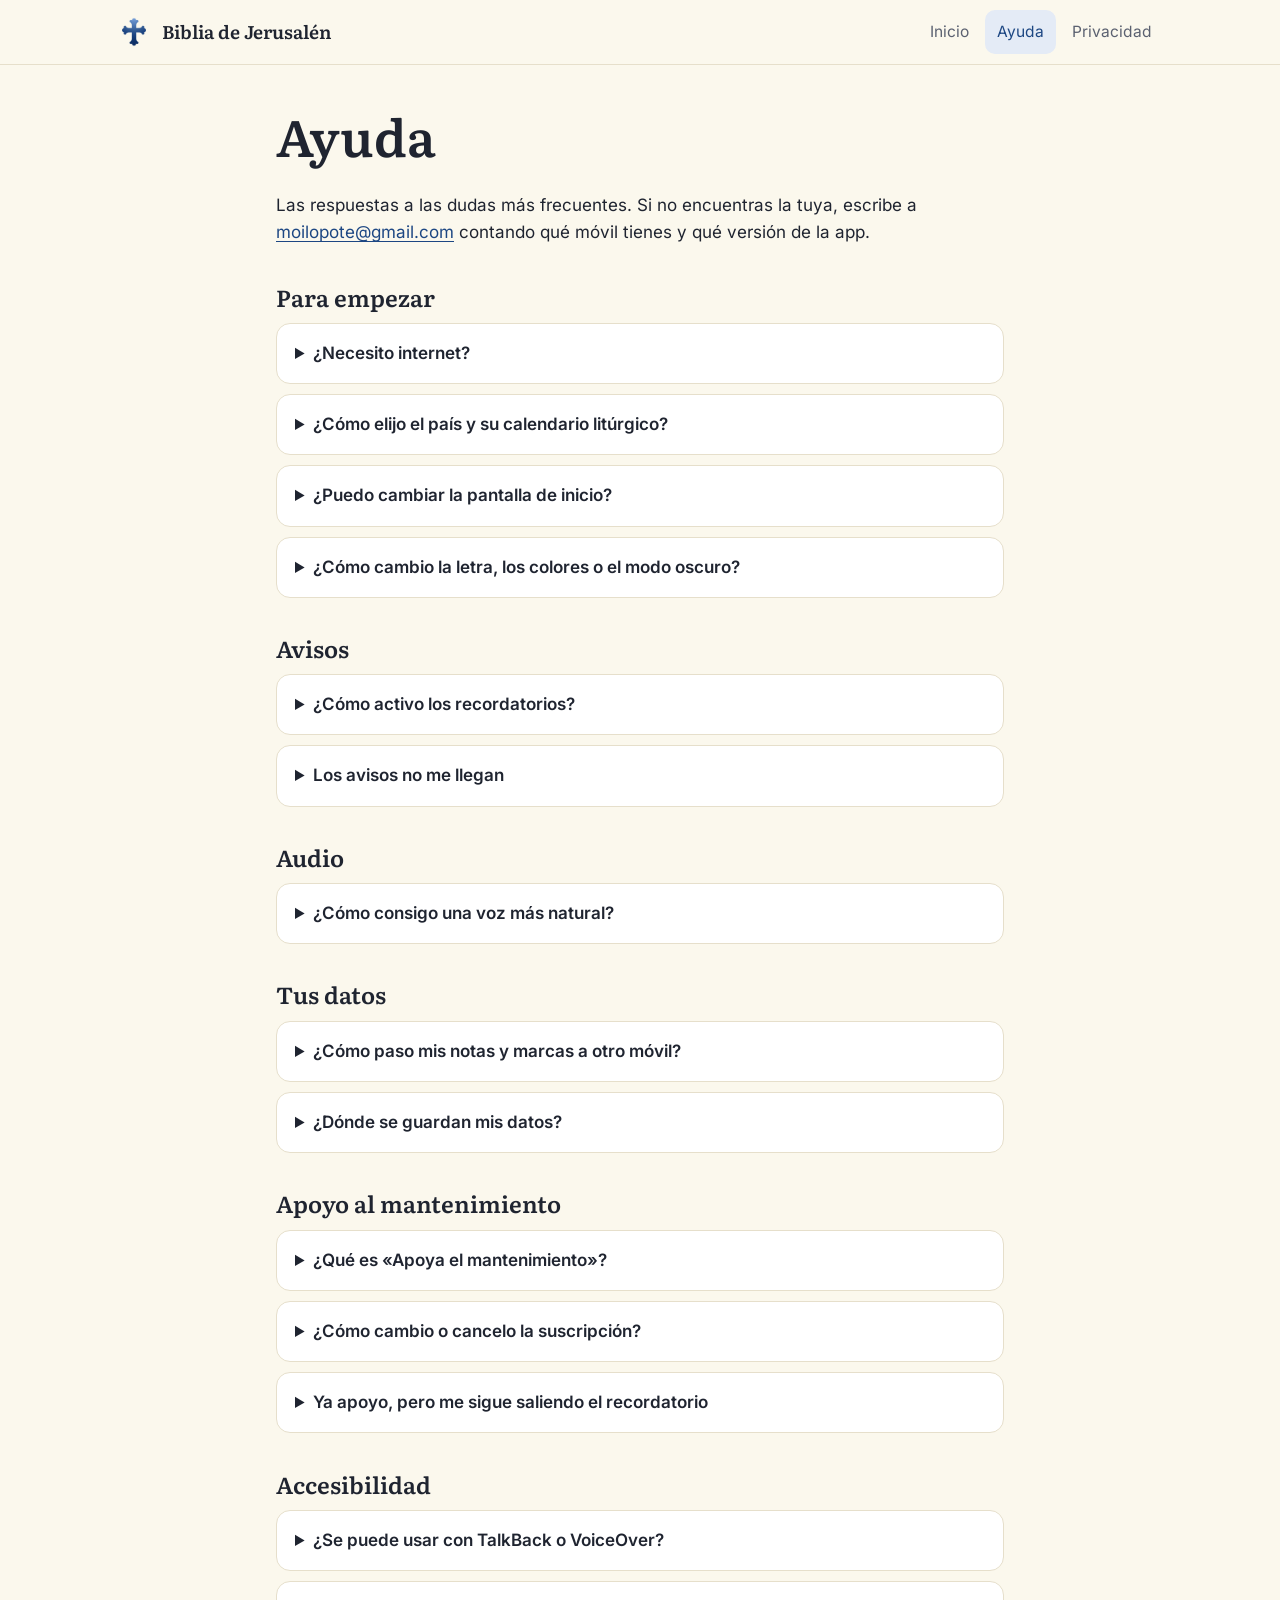
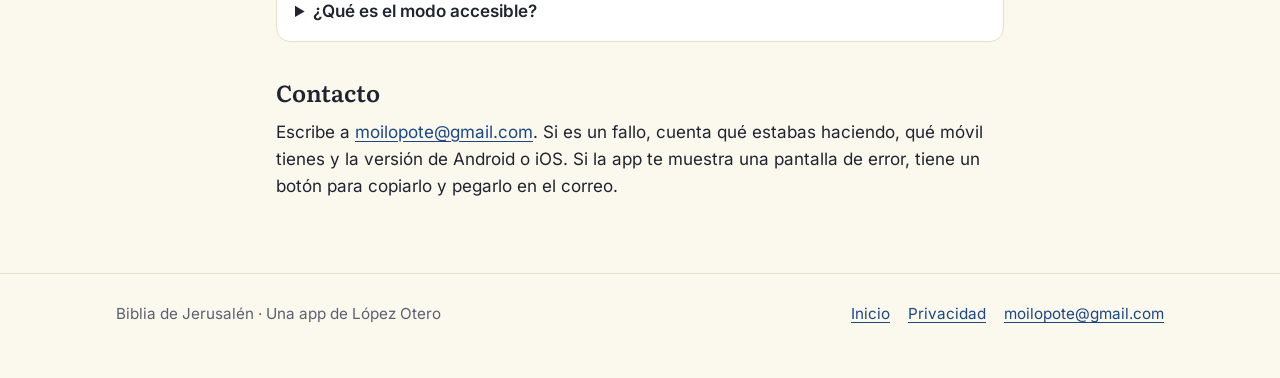
<file: ayuda.html>
<!doctype html>
<html lang="es">
  <head>
    <meta charset="utf-8" />
    <meta name="viewport" content="width=device-width, initial-scale=1" />
    <title>Ayuda — Biblia de Jerusalén</title>
    <meta
      name="description"
      content="Ayuda y preguntas frecuentes de la app Biblia de Jerusalén: avisos, voz, copias de seguridad, accesibilidad y contacto."
    />
    <meta name="theme-color" content="#FBF8ED" media="(prefers-color-scheme: light)" />
    <meta name="theme-color" content="#0F1520" media="(prefers-color-scheme: dark)" />
    <link rel="icon" href="img/icono.svg" type="image/svg+xml" />
    <link rel="icon" href="img/icono-32.png" sizes="32x32" type="image/png" />
    <link rel="apple-touch-icon" href="img/icono-180.png" />
    <link rel="canonical" href="https://aruxo02.github.io/biblia-jerusalen/ayuda.html" />
    <link rel="stylesheet" href="css/estilo.css" />
  </head>
  <body>
    <a class="saltar" href="#contenido">Saltar al contenido</a>
    <header class="cabecera">
      <div class="contenedor">
        <a class="marca" href="./">
          <img src="img/icono-192.png" alt="" width="36" height="36" />
          Biblia de Jerusalén
        </a>
        <nav class="menu" aria-label="Principal">
          <a href="./">Inicio</a>
          <a href="ayuda.html" aria-current="page">Ayuda</a>
          <a href="privacidad.html">Privacidad</a>
        </nav>
      </div>
    </header>

    <main id="contenido" class="pagina">
      <div class="contenedor texto">
        <h1>Ayuda</h1>
        <p>
          Las respuestas a las dudas más frecuentes. Si no encuentras la tuya, escribe a
          <a href="mailto:moilopote@gmail.com?subject=Biblia%20de%20Jerusal%C3%A9n%20%E2%80%94%20ayuda">moilopote@gmail.com</a>
          contando qué móvil tienes y qué versión de la app.
        </p>

        <h2>Para empezar</h2>
        <details>
          <summary>¿Necesito internet?</summary>
          <p>
            No. La Biblia, la Liturgia de las Horas, las lecturas, el santoral y las oraciones
            vienen dentro de la app. Solo las noticias del Vaticano necesitan conexión.
          </p>
        </details>
        <details>
          <summary>¿Cómo elijo el país y su calendario litúrgico?</summary>
          <p>
            En <span class="ruta">Ajustes → Región</span>. El país decide los santos, las fiestas
            propias y los traslados de solemnidades. Al cambiarlo se recalcula todo.
          </p>
        </details>
        <details>
          <summary>¿Puedo cambiar la pantalla de inicio?</summary>
          <p>
            Sí. En <span class="ruta">Ajustes → Pantalla de inicio</span> eliges entre varias
            distribuciones, qué tarjetas se ven y en qué orden, tus accesos y los atajos de la
            barra inferior.
          </p>
        </details>
        <details>
          <summary>¿Cómo cambio la letra, los colores o el modo oscuro?</summary>
          <p>
            En <span class="ruta">Ajustes → Apariencia</span> hay siete estilos, con modo oscuro
            y alto contraste. La letra y el tamaño del texto bíblico están en
            <span class="ruta">Ajustes → Lectura de la Biblia</span>.
          </p>
        </details>

        <h2>Avisos</h2>
        <details>
          <summary>¿Cómo activo los recordatorios?</summary>
          <p>
            En <span class="ruta">Ajustes → Avisos</span> activa los que quieras y toca la hora
            para cambiarla. Los de cada hora de oración están en
            <span class="ruta">Ajustes → Liturgia de las Horas</span>. La primera vez el móvil te
            pedirá permiso para mostrar notificaciones.
          </p>
        </details>
        <details>
          <summary>Los avisos no me llegan</summary>
          <ul>
            <li>Comprueba que las notificaciones de la app están permitidas en los ajustes del móvil.</li>
            <li>
              En Android, quita la optimización o el ahorro de batería para la app (en algunos
              móviles se llama «Inicio automático» o «Aplicaciones protegidas»).
            </li>
            <li>Abre la app una vez después de actualizarla o de reiniciar el móvil.</li>
          </ul>
        </details>

        <h2>Audio</h2>
        <details>
          <summary>¿Cómo consigo una voz más natural?</summary>
          <p>
            Las voces de alta calidad son gratis y, una vez descargadas, funcionan sin internet.
            En <span class="ruta">Ajustes → Audio</span> está la tarjeta «Una voz más natural»,
            con los pasos y un botón que abre los ajustes de voz del móvil.
          </p>
          <ul>
            <li>
              <strong>Android:</strong> en «Texto a voz» elige «Servicios de voz de Google»,
              entra en su engranaje → «Instalar datos de voz» → «Español» y descarga la voz que
              más te guste.
            </li>
            <li>
              <strong>iPhone:</strong> Ajustes → Accesibilidad → Contenido leído → Voces →
              Español, y descarga una voz «Mejorada» o «Premium».
            </li>
          </ul>
          <p>Después vuelve a la app y elígela en la lista de voces.</p>
        </details>

        <h2>Tus datos</h2>
        <details>
          <summary>¿Cómo paso mis notas y marcas a otro móvil?</summary>
          <p>
            En <span class="ruta">Ajustes → Datos</span> toca «Exportar copia» y guarda o envía el
            fichero. En el móvil nuevo, instala la app y toca «Importar copia». Además, la app
            hace una copia automática al salir: en Android, si la copia de seguridad de Google
            está activada, se recupera al instalar la app en otro móvil con la misma cuenta; en
            iPhone, al restaurar una copia de iCloud.
          </p>
        </details>
        <details>
          <summary>¿Dónde se guardan mis datos?</summary>
          <p>
            Solo en tu móvil. La app no tiene cuentas ni servidores y no recoge ningún dato.
            Más detalles en la <a href="privacidad.html">política de privacidad</a>.
          </p>
        </details>

        <h2 id="apoyo">Apoyo al mantenimiento</h2>
        <details>
          <summary>¿Qué es «Apoya el mantenimiento»?</summary>
          <p>
            La app es gratis, sin anuncios, y lo seguirá siendo. Si te ayuda, puedes colaborar
            con su mantenimiento con una suscripción mensual de 1, 2 o 3 €. No desbloquea nada:
            la app es igual para todos. Quien apoya deja de ver el recordatorio que sale en
            Inicio un día cada dos semanas.
          </p>
          <p>Está al final de <span class="ruta">Ajustes</span>, en dorado.</p>
        </details>
        <details>
          <summary>¿Cómo cambio o cancelo la suscripción?</summary>
          <p>
            En la app, <span class="ruta">Ajustes → Apoya el mantenimiento → Gestionar o
            cancelar la suscripción</span>. También desde Google Play (Pagos y suscripciones) o,
            en iPhone, desde Ajustes → tu nombre → Suscripciones.
          </p>
        </details>
        <details>
          <summary>Ya apoyo, pero me sigue saliendo el recordatorio</summary>
          <p>
            Entra en <span class="ruta">Ajustes → Apoya el mantenimiento</span> y toca
            «Restaurar compras» con la misma cuenta de Google o de Apple con la que te
            suscribiste.
          </p>
        </details>

        <h2 id="accesibilidad">Accesibilidad</h2>
        <details>
          <summary>¿Se puede usar con TalkBack o VoiceOver?</summary>
          <p>
            Sí. Con el lector de pantalla encendido, el lector de la Biblia pasa solo a un
            versículo por elemento. Cada versículo dice su número, si tiene notas o paralelos y
            si lo has marcado. Tocando dos veces se abren sus notas y paralelos.
          </p>
          <p>Cada versículo tiene además acciones: marcar, ver las notas, ver los paralelos y escuchar desde ahí.</p>
          <ul>
            <li><strong>TalkBack:</strong> abre el menú de TalkBack (toca la pantalla con tres dedos, o desliza hacia abajo y luego a la derecha) y elige «Acciones».</li>
            <li><strong>VoiceOver:</strong> desliza hacia arriba o hacia abajo con un dedo para elegir la acción y toca dos veces.</li>
          </ul>
          <p>
            Lo que en pantalla se hace deslizando (cambiar de capítulo, de día o de misterio del
            Rosario) tiene también sus botones. Los mapas traen la lista de lugares con sus
            citas.
          </p>
        </details>
        <details>
          <summary>¿Qué es el modo accesible?</summary>
          <p>
            Está en <span class="ruta">Ajustes → Accesibilidad</span>. Quita las animaciones,
            simplifica la navegación y añade anuncios de contexto. Se puede usar aunque no lleves
            lector de pantalla. Ahí mismo puedes quitar el movimiento y la vibración.
          </p>
        </details>

        <h2 id="contacto">Contacto</h2>
        <p>
          Escribe a <a href="mailto:moilopote@gmail.com">moilopote@gmail.com</a>. Si es un
          fallo, cuenta qué estabas haciendo, qué móvil tienes y la versión de Android o iOS. Si
          la app te muestra una pantalla de error, tiene un botón para copiarlo y pegarlo en el
          correo.
        </p>
      </div>
    </main>

    <footer class="pie">
      <div class="contenedor">
        <p>Biblia de Jerusalén · Una app de López Otero</p>
        <nav aria-label="Pie de página">
          <a href="./">Inicio</a>
          <a href="privacidad.html">Privacidad</a>
          <a href="mailto:moilopote@gmail.com">moilopote@gmail.com</a>
        </nav>
      </div>
    </footer>
  </body>
</html>
</file>
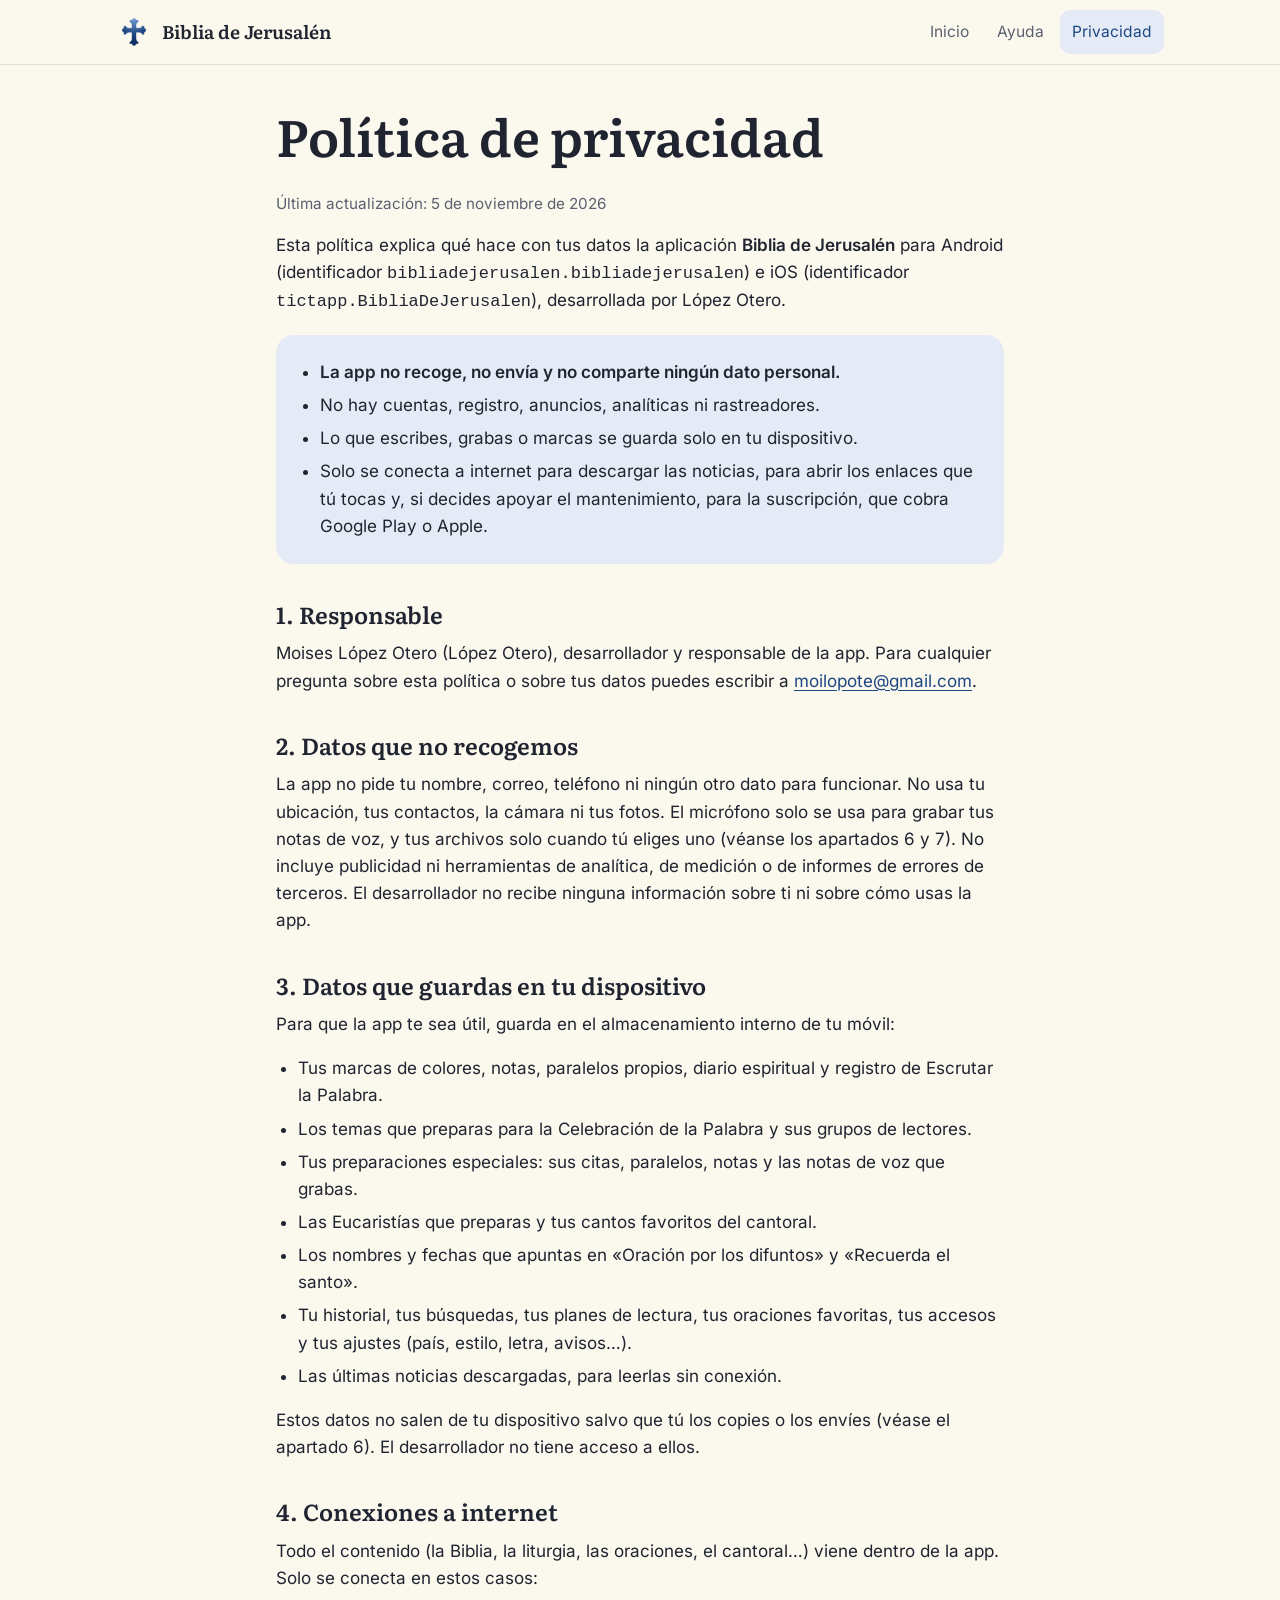
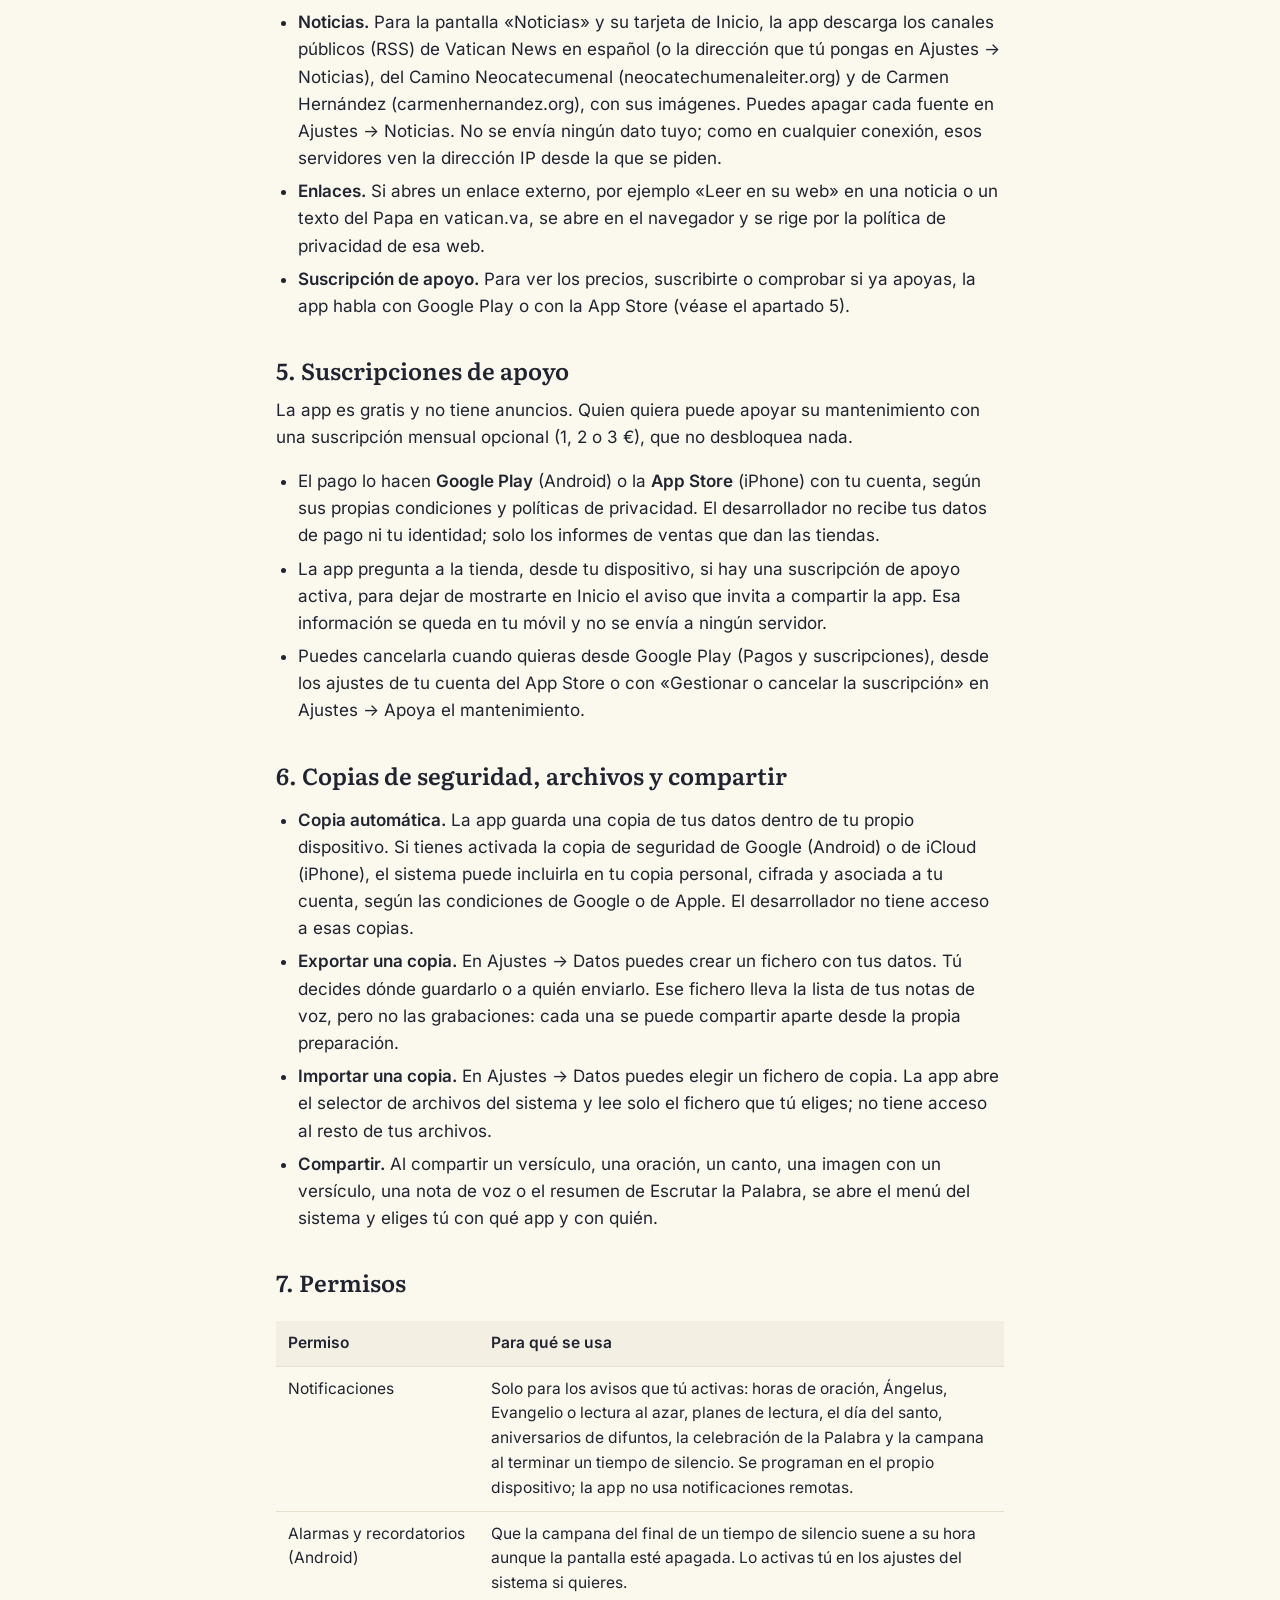
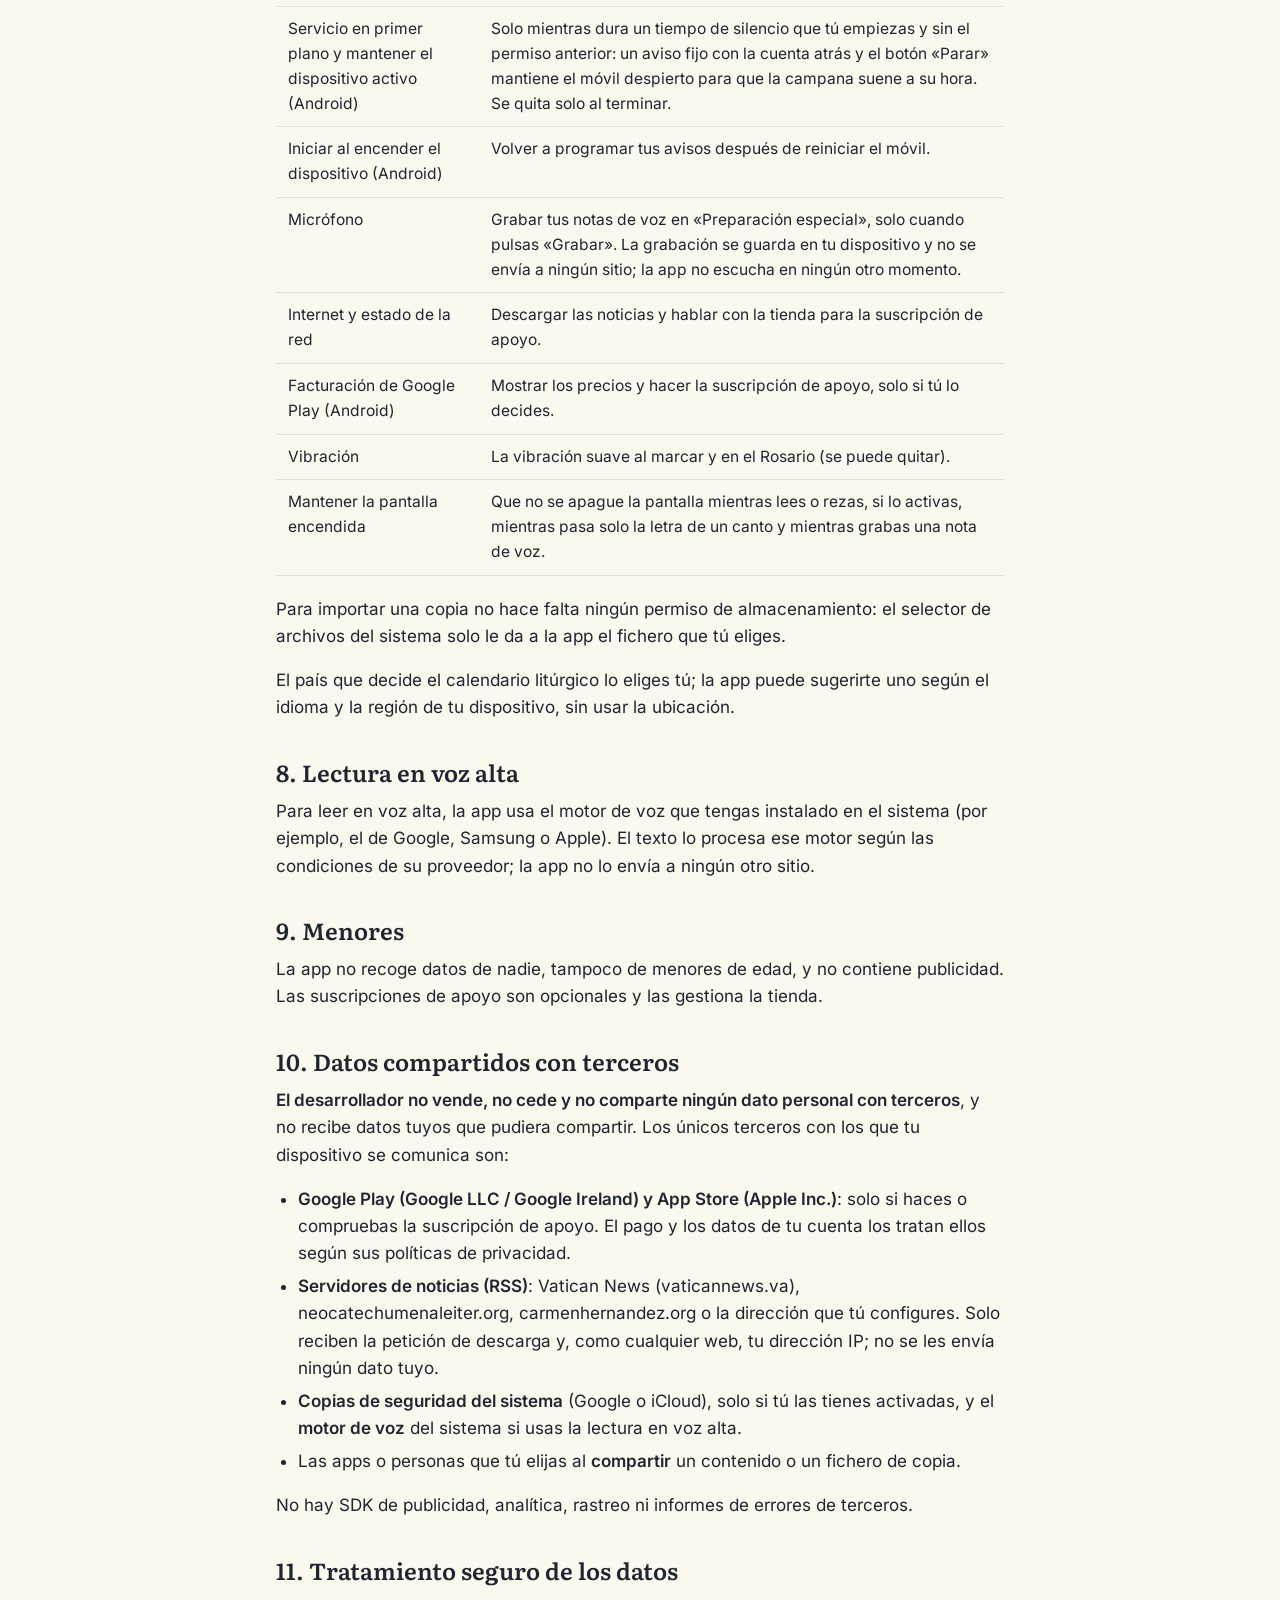
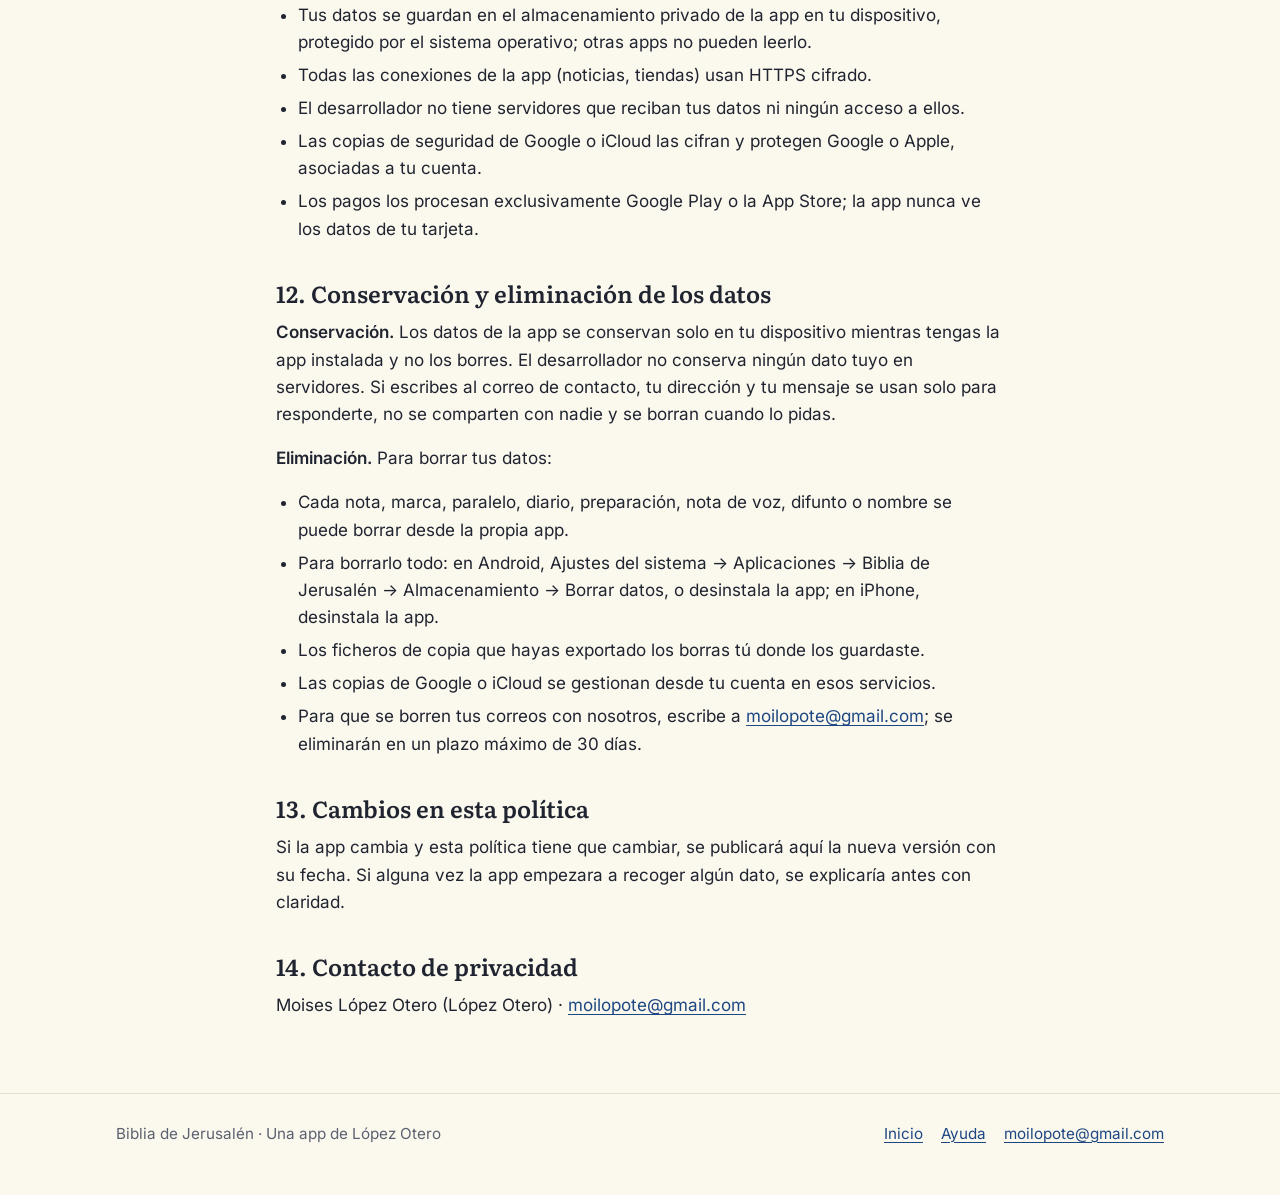
<file: privacidad.html>
<!doctype html>
<html lang="es">
  <head>
    <meta charset="utf-8" />
    <meta name="viewport" content="width=device-width, initial-scale=1" />
    <title>Política de privacidad — Biblia de Jerusalén</title>
    <meta
      name="description"
      content="Política de privacidad de la app Biblia de Jerusalén: no recoge, no envía ni comparte datos personales."
    />
    <meta name="theme-color" content="#FBF8ED" media="(prefers-color-scheme: light)" />
    <meta name="theme-color" content="#0F1520" media="(prefers-color-scheme: dark)" />
    <link rel="icon" href="img/icono.svg" type="image/svg+xml" />
    <link rel="icon" href="img/icono-32.png" sizes="32x32" type="image/png" />
    <link rel="apple-touch-icon" href="img/icono-180.png" />
    <link rel="canonical" href="https://aruxo02.github.io/biblia-jerusalen/privacidad.html" />
    <link rel="stylesheet" href="css/estilo.css" />
  </head>
  <body>
    <a class="saltar" href="#contenido">Saltar al contenido</a>
    <header class="cabecera">
      <div class="contenedor">
        <a class="marca" href="./">
          <img src="img/icono-192.png" alt="" width="36" height="36" />
          Biblia de Jerusalén
        </a>
        <nav class="menu" aria-label="Principal">
          <a href="./">Inicio</a>
          <a href="ayuda.html">Ayuda</a>
          <a href="privacidad.html" aria-current="page">Privacidad</a>
        </nav>
      </div>
    </header>

    <main id="contenido" class="pagina">
      <div class="contenedor texto">
        <h1>Política de privacidad</h1>
        <p class="fecha">Última actualización: 5 de noviembre de 2026</p>
        <p>Esta política explica qué hace con tus datos la aplicación <strong>Biblia de Jerusalén</strong> para Android (identificador <code>bibliadejerusalen.bibliadejerusalen</code>) e iOS (identificador <code>tictapp.BibliaDeJerusalen</code>), desarrollada por López Otero.</p>
        <div class="resumen" role="note" aria-label="Resumen">
          <ul>
            <li><strong>La app no recoge, no envía y no comparte ningún dato personal.</strong></li>
            <li>No hay cuentas, registro, anuncios, analíticas ni rastreadores.</li>
            <li>Lo que escribes, grabas o marcas se guarda solo en tu dispositivo.</li>
            <li>Solo se conecta a internet para descargar las noticias, para abrir los enlaces que tú tocas y, si decides apoyar el mantenimiento, para la suscripción, que cobra Google Play o Apple.</li>
          </ul>
        </div>

        <h2 id="responsable">1. Responsable</h2>
        <p>Moises López Otero (López Otero), desarrollador y responsable de la app. Para cualquier pregunta sobre esta política o sobre tus datos puedes escribir a <a href="mailto:moilopote@gmail.com">moilopote@gmail.com</a>.</p>

        <h2 id="no-recoge">2. Datos que no recogemos</h2>
        <p>La app no pide tu nombre, correo, teléfono ni ningún otro dato para funcionar. No usa tu ubicación, tus contactos, la cámara ni tus fotos. El micrófono solo se usa para grabar tus notas de voz, y tus archivos solo cuando tú eliges uno (véanse los apartados 6 y 7). No incluye publicidad ni herramientas de analítica, de medición o de informes de errores de terceros. El desarrollador no recibe ninguna información sobre ti ni sobre cómo usas la app.</p>

        <h2 id="dispositivo">3. Datos que guardas en tu dispositivo</h2>
        <p>Para que la app te sea útil, guarda en el almacenamiento interno de tu móvil:</p>
        <ul>
          <li>Tus marcas de colores, notas, paralelos propios, diario espiritual y registro de Escrutar la Palabra.</li>
          <li>Los temas que preparas para la Celebración de la Palabra y sus grupos de lectores.</li>
          <li>Tus preparaciones especiales: sus citas, paralelos, notas y las notas de voz que grabas.</li>
          <li>Las Eucaristías que preparas y tus cantos favoritos del cantoral.</li>
          <li>Los nombres y fechas que apuntas en «Oración por los difuntos» y «Recuerda el santo».</li>
          <li>Tu historial, tus búsquedas, tus planes de lectura, tus oraciones favoritas, tus accesos y tus ajustes (país, estilo, letra, avisos…).</li>
          <li>Las últimas noticias descargadas, para leerlas sin conexión.</li>
        </ul>
        <p>Estos datos no salen de tu dispositivo salvo que tú los copies o los envíes (véase el apartado 6). El desarrollador no tiene acceso a ellos.</p>

        <h2 id="internet">4. Conexiones a internet</h2>
        <p>Todo el contenido (la Biblia, la liturgia, las oraciones, el cantoral…) viene dentro de la app. Solo se conecta en estos casos:</p>
        <ul>
          <li><strong>Noticias.</strong> Para la pantalla «Noticias» y su tarjeta de Inicio, la app descarga los canales públicos (RSS) de Vatican News en español (o la dirección que tú pongas en Ajustes → Noticias), del Camino Neocatecumenal (neocatechumenaleiter.org) y de Carmen Hernández (carmenhernandez.org), con sus imágenes. Puedes apagar cada fuente en Ajustes → Noticias. No se envía ningún dato tuyo; como en cualquier conexión, esos servidores ven la dirección IP desde la que se piden.</li>
          <li><strong>Enlaces.</strong> Si abres un enlace externo, por ejemplo «Leer en su web» en una noticia o un texto del Papa en vatican.va, se abre en el navegador y se rige por la política de privacidad de esa web.</li>
          <li><strong>Suscripción de apoyo.</strong> Para ver los precios, suscribirte o comprobar si ya apoyas, la app habla con Google Play o con la App Store (véase el apartado 5).</li>
        </ul>

        <h2 id="apoyo">5. Suscripciones de apoyo</h2>
        <p>La app es gratis y no tiene anuncios. Quien quiera puede apoyar su mantenimiento con una suscripción mensual opcional (1, 2 o 3 €), que no desbloquea nada.</p>
        <ul>
          <li>El pago lo hacen <strong>Google Play</strong> (Android) o la <strong>App Store</strong> (iPhone) con tu cuenta, según sus propias condiciones y políticas de privacidad. El desarrollador no recibe tus datos de pago ni tu identidad; solo los informes de ventas que dan las tiendas.</li>
          <li>La app pregunta a la tienda, desde tu dispositivo, si hay una suscripción de apoyo activa, para dejar de mostrarte en Inicio el aviso que invita a compartir la app. Esa información se queda en tu móvil y no se envía a ningún servidor.</li>
          <li>Puedes cancelarla cuando quieras desde Google Play (Pagos y suscripciones), desde los ajustes de tu cuenta del App Store o con «Gestionar o cancelar la suscripción» en Ajustes → Apoya el mantenimiento.</li>
        </ul>

        <h2 id="copias">6. Copias de seguridad, archivos y compartir</h2>
        <ul>
          <li><strong>Copia automática.</strong> La app guarda una copia de tus datos dentro de tu propio dispositivo. Si tienes activada la copia de seguridad de Google (Android) o de iCloud (iPhone), el sistema puede incluirla en tu copia personal, cifrada y asociada a tu cuenta, según las condiciones de Google o de Apple. El desarrollador no tiene acceso a esas copias.</li>
          <li><strong>Exportar una copia.</strong> En Ajustes → Datos puedes crear un fichero con tus datos. Tú decides dónde guardarlo o a quién enviarlo. Ese fichero lleva la lista de tus notas de voz, pero no las grabaciones: cada una se puede compartir aparte desde la propia preparación.</li>
          <li><strong>Importar una copia.</strong> En Ajustes → Datos puedes elegir un fichero de copia. La app abre el selector de archivos del sistema y lee solo el fichero que tú eliges; no tiene acceso al resto de tus archivos.</li>
          <li><strong>Compartir.</strong> Al compartir un versículo, una oración, un canto, una imagen con un versículo, una nota de voz o el resumen de Escrutar la Palabra, se abre el menú del sistema y eliges tú con qué app y con quién.</li>
        </ul>

        <h2 id="permisos">7. Permisos</h2>
        <div class="envoltura-tabla" tabindex="0" role="region" aria-label="Permisos">
          <table class="tabla">
            <thead>
              <tr>
                <th scope="col">Permiso</th>
                <th scope="col">Para qué se usa</th>
              </tr>
            </thead>
            <tbody>
              <tr>
                <td>Notificaciones</td>
                <td>Solo para los avisos que tú activas: horas de oración, Ángelus, Evangelio o lectura al azar, planes de lectura, el día del santo, aniversarios de difuntos, la celebración de la Palabra y la campana al terminar un tiempo de silencio. Se programan en el propio dispositivo; la app no usa notificaciones remotas.</td>
              </tr>
              <tr>
                <td>Alarmas y recordatorios (Android)</td>
                <td>Que la campana del final de un tiempo de silencio suene a su hora aunque la pantalla esté apagada. Lo activas tú en los ajustes del sistema si quieres.</td>
              </tr>
              <tr>
                <td>Servicio en primer plano y mantener el dispositivo activo (Android)</td>
                <td>Solo mientras dura un tiempo de silencio que tú empiezas y sin el permiso anterior: un aviso fijo con la cuenta atrás y el botón «Parar» mantiene el móvil despierto para que la campana suene a su hora. Se quita solo al terminar.</td>
              </tr>
              <tr>
                <td>Iniciar al encender el dispositivo (Android)</td>
                <td>Volver a programar tus avisos después de reiniciar el móvil.</td>
              </tr>
              <tr>
                <td>Micrófono</td>
                <td>Grabar tus notas de voz en «Preparación especial», solo cuando pulsas «Grabar». La grabación se guarda en tu dispositivo y no se envía a ningún sitio; la app no escucha en ningún otro momento.</td>
              </tr>
              <tr>
                <td>Internet y estado de la red</td>
                <td>Descargar las noticias y hablar con la tienda para la suscripción de apoyo.</td>
              </tr>
              <tr>
                <td>Facturación de Google Play (Android)</td>
                <td>Mostrar los precios y hacer la suscripción de apoyo, solo si tú lo decides.</td>
              </tr>
              <tr>
                <td>Vibración</td>
                <td>La vibración suave al marcar y en el Rosario (se puede quitar).</td>
              </tr>
              <tr>
                <td>Mantener la pantalla encendida</td>
                <td>Que no se apague la pantalla mientras lees o rezas, si lo activas, mientras pasa solo la letra de un canto y mientras grabas una nota de voz.</td>
              </tr>
            </tbody>
          </table>
        </div>
        <p>Para importar una copia no hace falta ningún permiso de almacenamiento: el selector de archivos del sistema solo le da a la app el fichero que tú eliges.</p>
        <p>El país que decide el calendario litúrgico lo eliges tú; la app puede sugerirte uno según el idioma y la región de tu dispositivo, sin usar la ubicación.</p>

        <h2 id="voz">8. Lectura en voz alta</h2>
        <p>Para leer en voz alta, la app usa el motor de voz que tengas instalado en el sistema (por ejemplo, el de Google, Samsung o Apple). El texto lo procesa ese motor según las condiciones de su proveedor; la app no lo envía a ningún otro sitio.</p>

        <h2 id="menores">9. Menores</h2>
        <p>La app no recoge datos de nadie, tampoco de menores de edad, y no contiene publicidad. Las suscripciones de apoyo son opcionales y las gestiona la tienda.</p>

        <h2 id="terceros">10. Datos compartidos con terceros</h2>
        <p><strong>El desarrollador no vende, no cede y no comparte ningún dato personal con terceros</strong>, y no recibe datos tuyos que pudiera compartir. Los únicos terceros con los que tu dispositivo se comunica son:</p>
        <ul>
          <li><strong>Google Play (Google LLC / Google Ireland) y App Store (Apple Inc.)</strong>: solo si haces o compruebas la suscripción de apoyo. El pago y los datos de tu cuenta los tratan ellos según sus políticas de privacidad.</li>
          <li><strong>Servidores de noticias (RSS)</strong>: Vatican News (vaticannews.va), neocatechumenaleiter.org, carmenhernandez.org o la dirección que tú configures. Solo reciben la petición de descarga y, como cualquier web, tu dirección IP; no se les envía ningún dato tuyo.</li>
          <li><strong>Copias de seguridad del sistema</strong> (Google o iCloud), solo si tú las tienes activadas, y el <strong>motor de voz</strong> del sistema si usas la lectura en voz alta.</li>
          <li>Las apps o personas que tú elijas al <strong>compartir</strong> un contenido o un fichero de copia.</li>
        </ul>
        <p>No hay SDK de publicidad, analítica, rastreo ni informes de errores de terceros.</p>

        <h2 id="seguridad">11. Tratamiento seguro de los datos</h2>
        <ul>
          <li>Tus datos se guardan en el almacenamiento privado de la app en tu dispositivo, protegido por el sistema operativo; otras apps no pueden leerlo.</li>
          <li>Todas las conexiones de la app (noticias, tiendas) usan HTTPS cifrado.</li>
          <li>El desarrollador no tiene servidores que reciban tus datos ni ningún acceso a ellos.</li>
          <li>Las copias de seguridad de Google o iCloud las cifran y protegen Google o Apple, asociadas a tu cuenta.</li>
          <li>Los pagos los procesan exclusivamente Google Play o la App Store; la app nunca ve los datos de tu tarjeta.</li>
        </ul>

        <h2 id="conservacion">12. Conservación y eliminación de los datos</h2>
        <p><strong>Conservación.</strong> Los datos de la app se conservan solo en tu dispositivo mientras tengas la app instalada y no los borres. El desarrollador no conserva ningún dato tuyo en servidores. Si escribes al correo de contacto, tu dirección y tu mensaje se usan solo para responderte, no se comparten con nadie y se borran cuando lo pidas.</p>
        <p><strong>Eliminación.</strong> Para borrar tus datos:</p>
        <ul>
          <li>Cada nota, marca, paralelo, diario, preparación, nota de voz, difunto o nombre se puede borrar desde la propia app.</li>
          <li>Para borrarlo todo: en Android, Ajustes del sistema → Aplicaciones → Biblia de Jerusalén → Almacenamiento → Borrar datos, o desinstala la app; en iPhone, desinstala la app.</li>
          <li>Los ficheros de copia que hayas exportado los borras tú donde los guardaste.</li>
          <li>Las copias de Google o iCloud se gestionan desde tu cuenta en esos servicios.</li>
          <li>Para que se borren tus correos con nosotros, escribe a <a href="mailto:moilopote@gmail.com">moilopote@gmail.com</a>; se eliminarán en un plazo máximo de 30 días.</li>
        </ul>

        <h2 id="cambios">13. Cambios en esta política</h2>
        <p>Si la app cambia y esta política tiene que cambiar, se publicará aquí la nueva versión con su fecha. Si alguna vez la app empezara a recoger algún dato, se explicaría antes con claridad.</p>

        <h2 id="contacto">14. Contacto de privacidad</h2>
        <p>Moises López Otero (López Otero) · <a href="mailto:moilopote@gmail.com">moilopote@gmail.com</a></p>
      </div>
    </main>

    <footer class="pie">
      <div class="contenedor">
        <p>Biblia de Jerusalén · Una app de López Otero</p>
        <nav aria-label="Pie de página">
          <a href="./">Inicio</a>
          <a href="ayuda.html">Ayuda</a>
          <a href="mailto:moilopote@gmail.com">moilopote@gmail.com</a>
        </nav>
      </div>
    </footer>
  </body>
</html>
</file>
<file: css/estilo.css>
/* Biblia de Jerusalén — web de presentación, privacidad y ayuda.
   Mismos colores y letras que la app (estilo Básico); modo oscuro según el sistema. */

@font-face {
  font-family: 'Literata';
  src: url('../fuentes/literata-400.woff2') format('woff2');
  font-weight: 400;
  font-style: normal;
  font-display: swap;
}
@font-face {
  font-family: 'Literata';
  src: url('../fuentes/literata-400i.woff2') format('woff2');
  font-weight: 400;
  font-style: italic;
  font-display: swap;
}
@font-face {
  font-family: 'Literata';
  src: url('../fuentes/literata-600.woff2') format('woff2');
  font-weight: 600;
  font-style: normal;
  font-display: swap;
}
@font-face {
  font-family: 'Inter';
  src: url('../fuentes/inter-400.woff2') format('woff2');
  font-weight: 400;
  font-style: normal;
  font-display: swap;
}
@font-face {
  font-family: 'Inter';
  src: url('../fuentes/inter-600.woff2') format('woff2');
  font-weight: 600;
  font-style: normal;
  font-display: swap;
}

:root {
  --bg: #fbf8ed;
  --surface: #ffffff;
  --surface-alt: #f3efe2;
  --text: #1f2430;
  --muted: #5b6170;
  --border: #e6dfcb;
  --accent: #1d4783;
  --accent-soft: #e4ebf6;
  --on-accent: #ffffff;
  --green: #2e6b3f;
  --shadow: 0 10px 30px rgba(12, 44, 98, 0.08);
  --radius: 18px;
  --serif: 'Literata', Georgia, 'Times New Roman', serif;
  --sans: 'Inter', system-ui, -apple-system, 'Segoe UI', Roboto, sans-serif;
  color-scheme: light;
}
@media (prefers-color-scheme: dark) {
  :root {
    --bg: #0f1520;
    --surface: #18202e;
    --surface-alt: #1f2938;
    --text: #e9ecf2;
    --muted: #a7afbf;
    --border: #2c3647;
    --accent: #9db8e6;
    --accent-soft: #1f2d45;
    --on-accent: #0c1830;
    --green: #8fc79d;
    --shadow: 0 10px 30px rgba(0, 0, 0, 0.35);
    color-scheme: dark;
  }
}

*,
*::before,
*::after {
  box-sizing: border-box;
}
html {
  -webkit-text-size-adjust: 100%;
  text-size-adjust: 100%;
}
body {
  margin: 0;
  background: var(--bg);
  color: var(--text);
  font-family: var(--sans);
  font-size: 1.0625rem;
  line-height: 1.6;
}
img {
  max-width: 100%;
  height: auto;
  display: block;
}
a {
  color: var(--accent);
  text-underline-offset: 0.18em;
}
a:hover {
  text-decoration-thickness: 2px;
}
:focus-visible {
  outline: 3px solid var(--accent);
  outline-offset: 3px;
  border-radius: 6px;
}
h1,
h2,
h3 {
  font-family: var(--serif);
  font-weight: 600;
  line-height: 1.2;
  margin: 0 0 0.5em;
}
h1 {
  font-size: clamp(2.1rem, 6vw, 3.2rem);
}
h2 {
  font-size: clamp(1.55rem, 4vw, 2.1rem);
}
h3 {
  font-size: 1.25rem;
}
p {
  margin: 0 0 1em;
}

.saltar {
  position: absolute;
  left: 16px;
  top: -60px;
  background: var(--accent);
  color: var(--on-accent);
  padding: 10px 16px;
  border-radius: 10px;
  z-index: 10;
}
.saltar:focus {
  top: 12px;
}

.contenedor {
  width: 100%;
  max-width: 1080px;
  margin: 0 auto;
  padding: 0 16px;
}
.texto {
  max-width: 760px;
}

/* cabecera */
.cabecera {
  border-bottom: 1px solid var(--border);
  background: var(--bg);
}
.cabecera .contenedor {
  display: flex;
  align-items: center;
  justify-content: space-between;
  gap: 12px;
  min-height: 64px;
  flex-wrap: wrap;
}
.marca {
  display: flex;
  align-items: center;
  gap: 10px;
  color: var(--text);
  text-decoration: none;
  font-family: var(--serif);
  font-weight: 600;
  font-size: 1.15rem;
}
.marca img {
  width: 36px;
  height: 36px;
  border-radius: 9px;
}
.menu {
  display: flex;
  gap: 4px;
  flex-wrap: wrap;
}
.menu a {
  color: var(--muted);
  text-decoration: none;
  padding: 10px 12px;
  border-radius: 10px;
  font-size: 0.97rem;
}
.menu a:hover,
.menu a[aria-current='page'] {
  color: var(--accent);
  background: var(--accent-soft);
}

/* portada */
.portada {
  padding: 48px 0 32px;
}
.portada .contenedor {
  display: grid;
  grid-template-columns: 1.15fr 0.85fr;
  gap: 40px;
  align-items: center;
}
.portada .icono {
  width: 88px;
  height: 88px;
  border-radius: 22px;
  box-shadow: var(--shadow);
  margin-bottom: 20px;
}
.entradilla {
  font-family: var(--serif);
  font-size: clamp(1.15rem, 2.6vw, 1.4rem);
  color: var(--muted);
  max-width: 34em;
}
.sellos {
  display: flex;
  flex-wrap: wrap;
  gap: 8px;
  padding: 0;
  margin: 20px 0 24px;
  list-style: none;
}
.sellos li {
  background: var(--accent-soft);
  color: var(--accent);
  border-radius: 999px;
  padding: 6px 14px;
  font-size: 0.92rem;
  font-weight: 600;
}
.tiendas {
  display: flex;
  flex-wrap: wrap;
  gap: 12px;
}
.boton {
  display: inline-flex;
  align-items: center;
  gap: 10px;
  min-height: 52px;
  padding: 10px 20px;
  border-radius: 14px;
  background: var(--accent);
  color: var(--on-accent);
  text-decoration: none;
  font-weight: 600;
}
.boton small {
  display: block;
  font-weight: 400;
  font-size: 0.78rem;
  opacity: 0.85;
}
.boton.pronto {
  background: var(--surface-alt);
  color: var(--text);
  border: 1px dashed var(--muted);
}
.boton.pronto small {
  opacity: 1;
  color: var(--muted);
}
.movil {
  justify-self: center;
  width: min(300px, 80vw);
  border-radius: 34px;
  border: 8px solid #10151f;
  box-shadow: var(--shadow);
  overflow: hidden;
  background: #10151f;
}

/* secciones */
.seccion {
  padding: 40px 0;
}
.seccion.alterna {
  background: var(--surface-alt);
}
.rejilla {
  display: grid;
  grid-template-columns: repeat(auto-fit, minmax(240px, 1fr));
  gap: 16px;
  margin-top: 24px;
}
.tarjeta {
  background: var(--surface);
  border: 1px solid var(--border);
  border-radius: var(--radius);
  padding: 22px;
  box-shadow: var(--shadow);
}
.tarjeta h3 {
  display: flex;
  align-items: center;
  gap: 10px;
}
.tarjeta h3 span {
  display: inline-grid;
  place-items: center;
  width: 36px;
  height: 36px;
  border-radius: 11px;
  background: var(--accent-soft);
  color: var(--accent);
  font-family: var(--sans);
  font-size: 1.05rem;
}
.tarjeta ul {
  margin: 0;
  padding-left: 1.1em;
}
.tarjeta li {
  margin: 0.3em 0;
}

/* galería */
.galeria {
  display: flex;
  gap: 16px;
  overflow-x: auto;
  scroll-snap-type: x mandatory;
  padding: 8px 2px 18px;
  margin: 20px 0 0;
  list-style: none;
}
.galeria li {
  flex: 0 0 auto;
  width: min(240px, 66vw);
  scroll-snap-align: start;
}
.galeria img {
  border-radius: 20px;
  border: 1px solid var(--border);
  box-shadow: var(--shadow);
}
.galeria figcaption {
  font-size: 0.92rem;
  color: var(--muted);
  margin-top: 8px;
  text-align: center;
}

.destacado {
  display: grid;
  grid-template-columns: repeat(auto-fit, minmax(260px, 1fr));
  gap: 24px;
  align-items: start;
}

/* páginas de texto (privacidad, ayuda) */
.pagina {
  padding: 40px 0 56px;
}
.pagina h2 {
  margin-top: 1.6em;
  font-size: 1.45rem;
}
.pagina h3 {
  margin-top: 1.3em;
}
.pagina ul,
.pagina ol {
  padding-left: 1.3em;
}
.pagina li {
  margin: 0.35em 0;
}
.fecha {
  color: var(--muted);
  font-size: 0.95rem;
}
.resumen {
  background: var(--accent-soft);
  border-radius: var(--radius);
  padding: 18px 22px;
  margin: 20px 0;
}
.resumen ul {
  margin: 0;
}
.tabla {
  width: 100%;
  border-collapse: collapse;
  margin: 12px 0 20px;
  font-size: 0.97rem;
}
.tabla th,
.tabla td {
  text-align: left;
  vertical-align: top;
  padding: 10px 12px;
  border-bottom: 1px solid var(--border);
}
.tabla th {
  font-weight: 600;
  background: var(--surface-alt);
}
.envoltura-tabla {
  overflow-x: auto;
}
details {
  background: var(--surface);
  border: 1px solid var(--border);
  border-radius: 14px;
  padding: 4px 18px;
  margin: 10px 0;
}
summary {
  cursor: pointer;
  font-weight: 600;
  padding: 12px 0;
  min-height: 44px;
}
details[open] summary {
  border-bottom: 1px solid var(--border);
  margin-bottom: 10px;
}
.ruta {
  font-weight: 600;
  white-space: nowrap;
}

/* pie */
.pie {
  border-top: 1px solid var(--border);
  padding: 28px 0 36px;
  color: var(--muted);
  font-size: 0.95rem;
}
.pie .contenedor {
  display: flex;
  flex-wrap: wrap;
  gap: 8px 24px;
  justify-content: space-between;
}
.pie nav {
  display: flex;
  flex-wrap: wrap;
  gap: 8px 18px;
}

@media (max-width: 760px) {
  .portada {
    padding-top: 28px;
  }
  .portada .contenedor {
    grid-template-columns: 1fr;
    gap: 28px;
  }
  .movil {
    width: min(260px, 72vw);
  }
}
@media (prefers-reduced-motion: no-preference) {
  html {
    scroll-behavior: smooth;
  }
}
</file>
